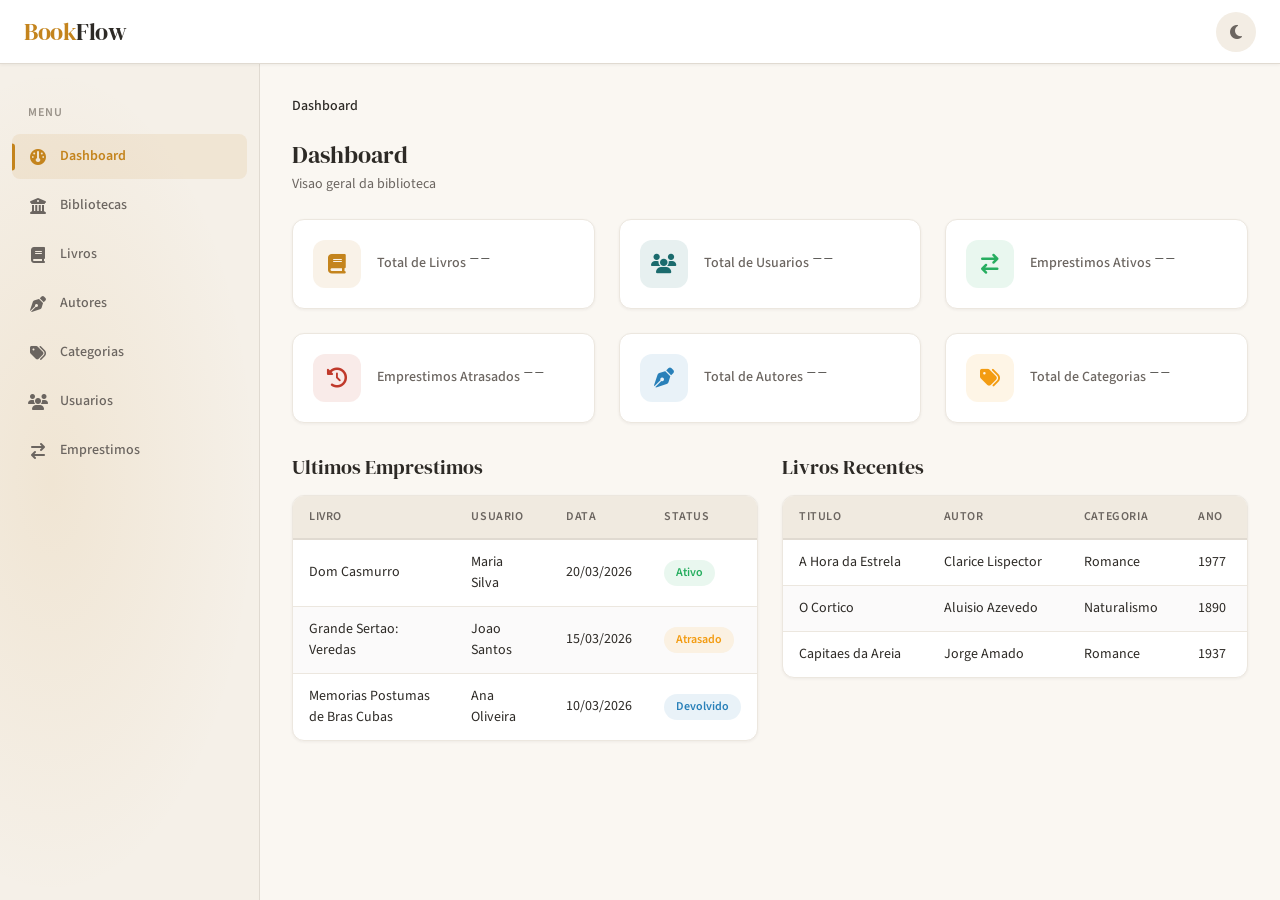
<file: index.html>
<!DOCTYPE html>
<html lang="pt-BR">
<head>
  <meta charset="UTF-8">
  <meta name="viewport" content="width=device-width, initial-scale=1.0">
  <meta name="description" content="BookFlow - Sistema de gerenciamento de bibliotecas">
  <title>Dashboard - BookFlow</title>
  <link rel="preconnect" href="https://fonts.googleapis.com">
  <link rel="preconnect" href="https://fonts.gstatic.com" crossorigin>
  <link href="https://fonts.googleapis.com/css2?family=DM+Serif+Display&family=Source+Sans+3:wght@300;400;500;600;700&display=swap" rel="stylesheet">
  <link rel="stylesheet" href="https://cdnjs.cloudflare.com/ajax/libs/font-awesome/6.5.1/css/all.min.css">
  <link rel="stylesheet" href="css/variables.css">
  <link rel="stylesheet" href="css/reset.css">
  <link rel="stylesheet" href="css/layout.css">
  <link rel="stylesheet" href="css/components.css">
  <link rel="stylesheet" href="css/tables.css">
  <link rel="stylesheet" href="css/forms.css">
  <link rel="stylesheet" href="css/utilities.css">
</head>
<body>
  <!-- API_BASE_URL: configurar em js/config.js -->

  <div class="app">
    <header class="header">
      <div class="header-left">
        <button class="btn-menu-toggle" id="btn-menu-toggle"><i class="fas fa-bars"></i></button>
        <a href="index.html" class="header-logo">Book<span>Flow</span></a>
      </div>
      <div class="header-right">
        <button class="btn-theme-toggle" id="btn-theme-toggle" aria-label="Alternar tema">
          <i class="fas fa-moon"></i>
          <i class="fas fa-sun"></i>
        </button>
      </div>
    </header>

    <div class="sidebar-overlay" id="sidebar-overlay"></div>

    <aside class="sidebar" id="sidebar">
      <nav class="sidebar-nav">
        <span class="sidebar-section-title">Menu</span>
        <a href="index.html" class="nav-link active"><i class="fas fa-gauge"></i> Dashboard</a>
        <a href="bibliotecas.html" class="nav-link"><i class="fas fa-building-columns"></i> Bibliotecas</a>
        <a href="livros.html" class="nav-link"><i class="fas fa-book"></i> Livros</a>
        <a href="autores.html" class="nav-link"><i class="fas fa-pen-nib"></i> Autores</a>
        <a href="categorias.html" class="nav-link"><i class="fas fa-tags"></i> Categorias</a>
        <a href="usuarios.html" class="nav-link"><i class="fas fa-users"></i> Usuarios</a>
        <a href="emprestimos.html" class="nav-link"><i class="fas fa-arrow-right-arrow-left"></i> Emprestimos</a>
      </nav>
    </aside>

    <main class="main">
      <div class="main-content">

        <nav class="breadcrumb" aria-label="Breadcrumb">
          <span class="current">Dashboard</span>
        </nav>

        <div class="page-header">
          <div>
            <h1>Dashboard</h1>
            <p class="page-subtitle">Visao geral da biblioteca</p>
          </div>
        </div>

        <div id="alert-container" class="hidden"></div>

        <div class="grid grid-3 mb-8" id="dashboard-cards-container">
          <div class="card card-stat" id="card-total-livros">
            <div class="card-icon icon-accent">
              <i class="fas fa-book"></i>
            </div>
            <div class="card-body">
              <span class="card-label">Total de Livros</span>
              <span class="card-value">--</span>
            </div>
          </div>

          <div class="card card-stat" id="card-total-usuarios">
            <div class="card-icon icon-secondary">
              <i class="fas fa-users"></i>
            </div>
            <div class="card-body">
              <span class="card-label">Total de Usuarios</span>
              <span class="card-value">--</span>
            </div>
          </div>

          <div class="card card-stat" id="card-emprestimos-ativos">
            <div class="card-icon icon-success">
              <i class="fas fa-arrow-right-arrow-left"></i>
            </div>
            <div class="card-body">
              <span class="card-label">Emprestimos Ativos</span>
              <span class="card-value">--</span>
            </div>
          </div>

          <div class="card card-stat" id="card-emprestimos-atrasados">
            <div class="card-icon icon-danger">
              <i class="fas fa-clock-rotate-left"></i>
            </div>
            <div class="card-body">
              <span class="card-label">Emprestimos Atrasados</span>
              <span class="card-value">--</span>
            </div>
          </div>

          <div class="card card-stat" id="card-total-autores">
            <div class="card-icon icon-info">
              <i class="fas fa-pen-nib"></i>
            </div>
            <div class="card-body">
              <span class="card-label">Total de Autores</span>
              <span class="card-value">--</span>
            </div>
          </div>

          <div class="card card-stat" id="card-total-categorias">
            <div class="card-icon icon-warning">
              <i class="fas fa-tags"></i>
            </div>
            <div class="card-body">
              <span class="card-label">Total de Categorias</span>
              <span class="card-value">--</span>
            </div>
          </div>
        </div>

        <div class="grid grid-2">

          <section class="section">
            <div class="section-header">
              <h2 class="section-title">Ultimos Emprestimos</h2>
            </div>
            <div class="table-container">
              <div class="table-responsive">
                <table class="table" id="table-ultimos-emprestimos">
                  <thead>
                    <tr>
                      <th>Livro</th>
                      <th>Usuario</th>
                      <th>Data</th>
                      <th>Status</th>
                    </tr>
                  </thead>
                  <tbody id="tbody-ultimos-emprestimos">
                    <tr>
                      <td>Dom Casmurro</td>
                      <td>Maria Silva</td>
                      <td>20/03/2026</td>
                      <td><span class="badge badge-success">Ativo</span></td>
                    </tr>
                    <tr>
                      <td>Grande Sertao: Veredas</td>
                      <td>Joao Santos</td>
                      <td>15/03/2026</td>
                      <td><span class="badge badge-warning">Atrasado</span></td>
                    </tr>
                    <tr>
                      <td>Memorias Postumas de Bras Cubas</td>
                      <td>Ana Oliveira</td>
                      <td>10/03/2026</td>
                      <td><span class="badge badge-info">Devolvido</span></td>
                    </tr>
                  </tbody>
                </table>
              </div>
            </div>
            <div class="empty-state hidden">
              <div class="empty-state-icon">
                <i class="fas fa-inbox"></i>
              </div>
              <h3>Nenhum emprestimo encontrado</h3>
              <p>Os ultimos emprestimos aparecerão aqui.</p>
            </div>
          </section>

          <section class="section">
            <div class="section-header">
              <h2 class="section-title">Livros Recentes</h2>
            </div>
            <div class="table-container">
              <div class="table-responsive">
                <table class="table" id="table-livros-recentes">
                  <thead>
                    <tr>
                      <th>Titulo</th>
                      <th>Autor</th>
                      <th>Categoria</th>
                      <th>Ano</th>
                    </tr>
                  </thead>
                  <tbody id="tbody-livros-recentes">
                    <tr>
                      <td>A Hora da Estrela</td>
                      <td>Clarice Lispector</td>
                      <td>Romance</td>
                      <td>1977</td>
                    </tr>
                    <tr>
                      <td>O Cortico</td>
                      <td>Aluisio Azevedo</td>
                      <td>Naturalismo</td>
                      <td>1890</td>
                    </tr>
                    <tr>
                      <td>Capitaes da Areia</td>
                      <td>Jorge Amado</td>
                      <td>Romance</td>
                      <td>1937</td>
                    </tr>
                  </tbody>
                </table>
              </div>
            </div>
            <div class="empty-state hidden">
              <div class="empty-state-icon">
                <i class="fas fa-inbox"></i>
              </div>
              <h3>Nenhum livro encontrado</h3>
              <p>Os livros adicionados recentemente aparecerão aqui.</p>
            </div>
          </section>

        </div>

      </div>
    </main>
  </div>

  <template id="template-emprestimo-row">
    <tr>
      <td class="emprestimo-livro"></td>
      <td class="emprestimo-usuario"></td>
      <td class="emprestimo-data"></td>
      <td class="emprestimo-status"></td>
    </tr>
  </template>

  <template id="template-livro-row">
    <tr>
      <td class="livro-titulo"></td>
      <td class="livro-autor"></td>
      <td class="livro-categoria"></td>
      <td class="livro-ano"></td>
    </tr>
  </template>

</body>
</html>
</file>
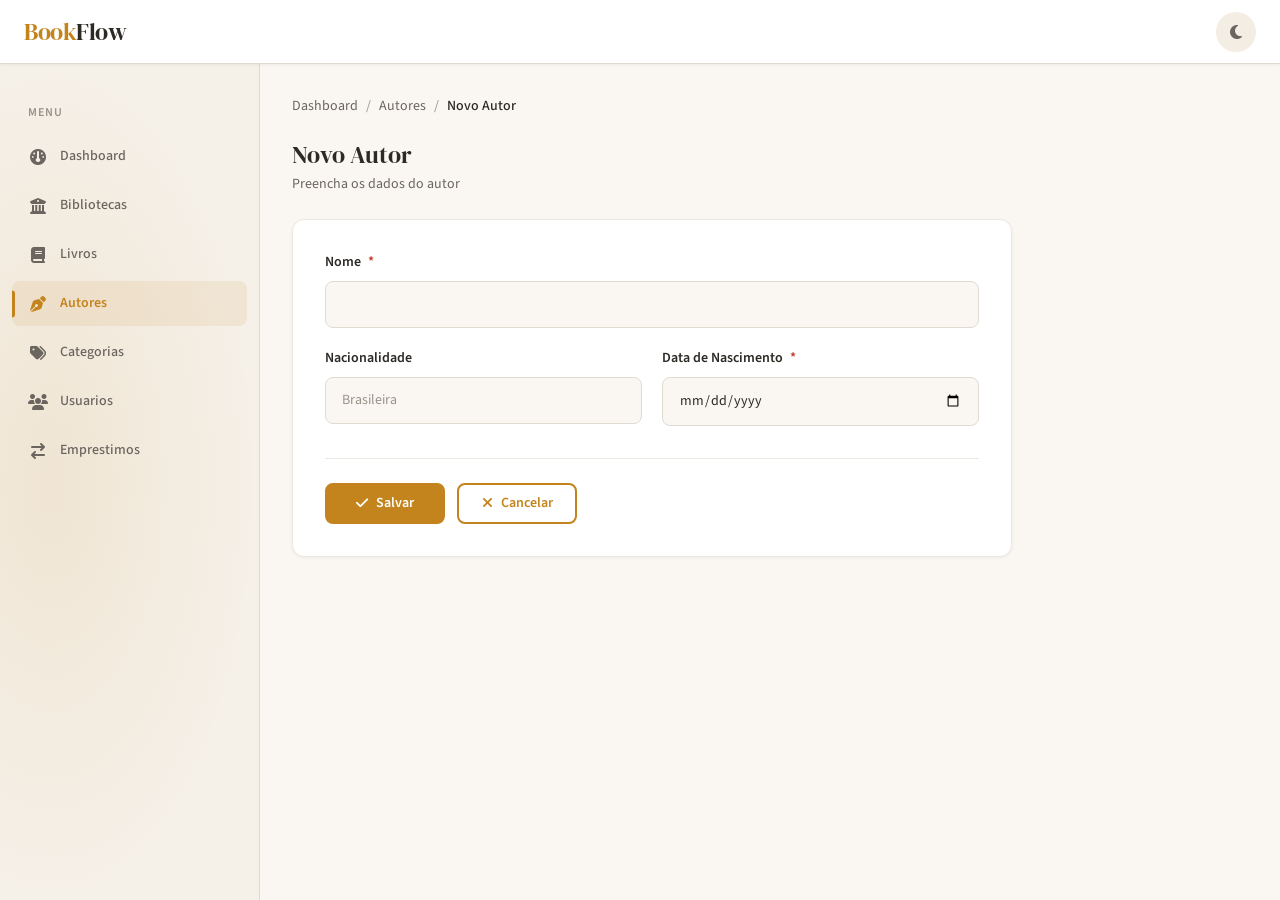
<file: autor-form.html>
<!DOCTYPE html>
<html lang="pt-BR">
<head>
  <meta charset="UTF-8">
  <meta name="viewport" content="width=device-width, initial-scale=1.0">
  <title>Novo Autor - BookFlow</title>
  <link rel="preconnect" href="https://fonts.googleapis.com">
  <link rel="preconnect" href="https://fonts.gstatic.com" crossorigin>
  <link href="https://fonts.googleapis.com/css2?family=DM+Serif+Display&family=Source+Sans+3:wght@300;400;500;600;700&display=swap" rel="stylesheet">
  <link rel="stylesheet" href="https://cdnjs.cloudflare.com/ajax/libs/font-awesome/6.5.1/css/all.min.css">
  <link rel="stylesheet" href="css/variables.css">
  <link rel="stylesheet" href="css/reset.css">
  <link rel="stylesheet" href="css/layout.css">
  <link rel="stylesheet" href="css/components.css">
  <link rel="stylesheet" href="css/tables.css">
  <link rel="stylesheet" href="css/forms.css">
  <link rel="stylesheet" href="css/utilities.css">
</head>
<body>
  <!-- API_BASE_URL: configurar em js/config.js -->
  <div class="app">
    <header class="header">
      <div class="header-left">
        <button class="btn-menu-toggle" id="btn-menu-toggle"><i class="fas fa-bars"></i></button>
        <a href="index.html" class="header-logo">Book<span>Flow</span></a>
      </div>
      <div class="header-right">
        <button class="btn-theme-toggle" id="btn-theme-toggle" aria-label="Alternar tema">
          <i class="fas fa-moon"></i>
          <i class="fas fa-sun"></i>
        </button>
      </div>
    </header>
    <div class="sidebar-overlay" id="sidebar-overlay"></div>
    <aside class="sidebar" id="sidebar">
      <nav class="sidebar-nav">
        <span class="sidebar-section-title">Menu</span>
        <a href="index.html" class="nav-link"><i class="fas fa-gauge"></i> Dashboard</a>
        <a href="bibliotecas.html" class="nav-link"><i class="fas fa-building-columns"></i> Bibliotecas</a>
        <a href="livros.html" class="nav-link"><i class="fas fa-book"></i> Livros</a>
        <a href="autores.html" class="nav-link active"><i class="fas fa-pen-nib"></i> Autores</a>
        <a href="categorias.html" class="nav-link"><i class="fas fa-tags"></i> Categorias</a>
        <a href="usuarios.html" class="nav-link"><i class="fas fa-users"></i> Usuarios</a>
        <a href="emprestimos.html" class="nav-link"><i class="fas fa-arrow-right-arrow-left"></i> Emprestimos</a>
      </nav>
    </aside>
    <main class="main">
      <div class="main-content">
        <nav class="breadcrumb">
          <a href="index.html">Dashboard</a>
          <span class="separator">/</span>
          <a href="autores.html">Autores</a>
          <span class="separator">/</span>
          <span class="current">Novo Autor</span>
        </nav>

        <div class="page-header">
          <div>
            <h1 id="page-title">Novo Autor</h1>
            <p class="page-subtitle" id="page-subtitle">Preencha os dados do autor</p>
          </div>
        </div>

        <div id="alert-container" class="hidden"></div>

        <div class="form-card">
          <form id="form-autor" data-mode="create" novalidate>
            <div class="form-grid">
              <div class="form-group full-width">
                <label class="form-label" for="input-nome">Nome <span class="required">*</span></label>
                <input type="text" id="input-nome" class="form-input" required>
                <span class="field-error hidden"><i class="fas fa-circle-exclamation"></i> Campo obrigatorio</span>
              </div>
              <div class="form-group">
                <label class="form-label" for="input-nacionalidade">Nacionalidade</label>
                <input type="text" id="input-nacionalidade" class="form-input" placeholder="Brasileira">
                <span class="field-error hidden"><i class="fas fa-circle-exclamation"></i> Campo invalido</span>
              </div>
              <div class="form-group">
                <label class="form-label" for="input-data-nascimento">Data de Nascimento <span class="required">*</span></label>
                <input type="date" id="input-data-nascimento" class="form-input" required>
                <span class="field-error hidden"><i class="fas fa-circle-exclamation"></i> Campo obrigatorio</span>
              </div>
            </div>
            <div class="form-actions">
              <button type="submit" class="btn btn-primary" id="btn-salvar"><i class="fas fa-check"></i> Salvar</button>
              <a href="autores.html" class="btn btn-secondary"><i class="fas fa-xmark"></i> Cancelar</a>
            </div>
          </form>
        </div>
      </div>
    </main>
  </div>
  <script src="/js/autores-form.js"></script>
</body>
</html>
</file>
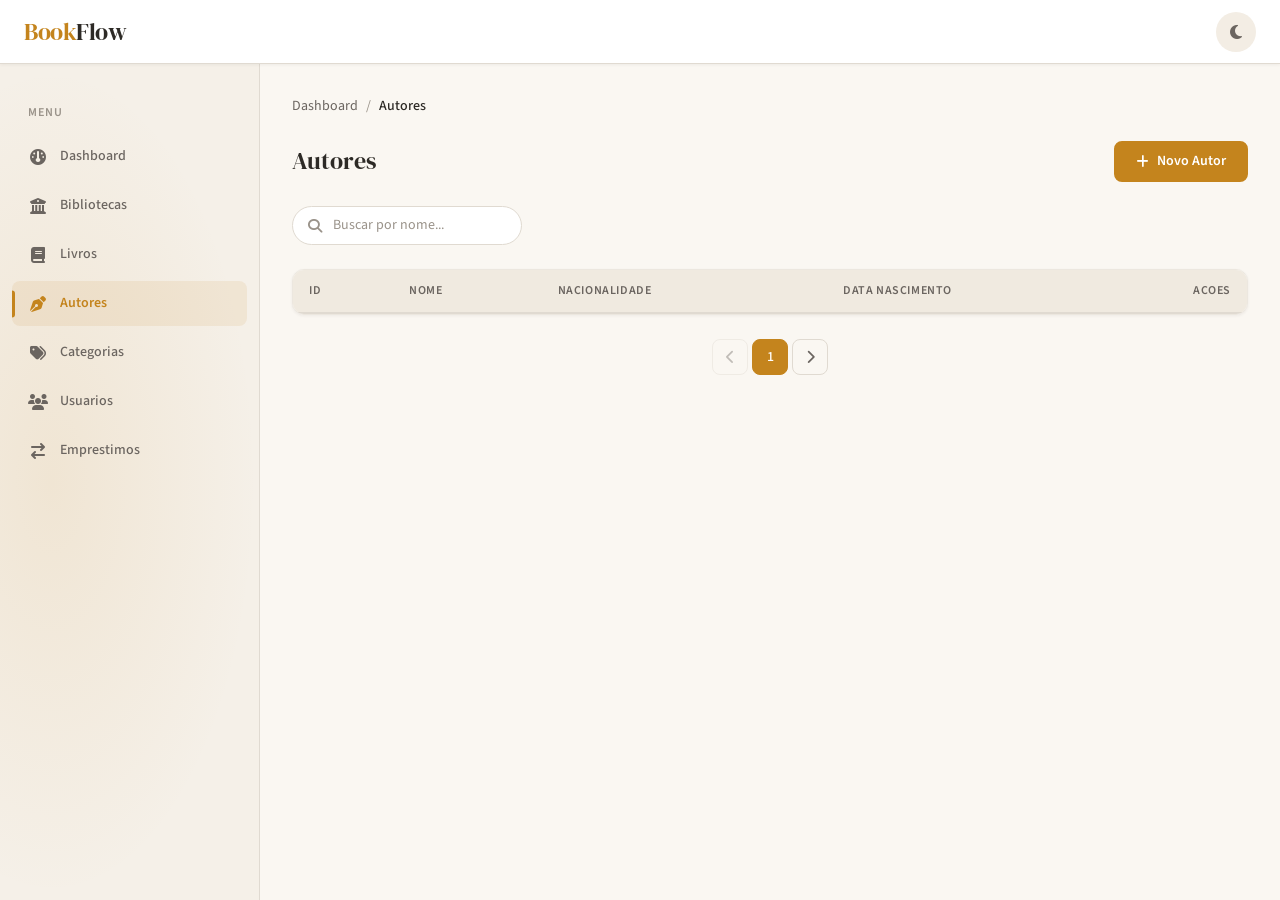
<file: autores.html>
<!DOCTYPE html>
<html lang="pt-BR">
<head>
  <meta charset="UTF-8">
  <meta name="viewport" content="width=device-width, initial-scale=1.0">
  <title>Autores - BookFlow</title>
  <link rel="preconnect" href="https://fonts.googleapis.com">
  <link rel="preconnect" href="https://fonts.gstatic.com" crossorigin>
  <link href="https://fonts.googleapis.com/css2?family=DM+Serif+Display&family=Source+Sans+3:wght@300;400;500;600;700&display=swap" rel="stylesheet">
  <link rel="stylesheet" href="https://cdnjs.cloudflare.com/ajax/libs/font-awesome/6.5.1/css/all.min.css">
  <link rel="stylesheet" href="css/variables.css">
  <link rel="stylesheet" href="css/reset.css">
  <link rel="stylesheet" href="css/layout.css">
  <link rel="stylesheet" href="css/components.css">
  <link rel="stylesheet" href="css/tables.css">
  <link rel="stylesheet" href="css/forms.css">
  <link rel="stylesheet" href="css/utilities.css">
</head>
<body>
  <!-- API_BASE_URL: configurar em js/config.js -->
  <div class="app">
    <header class="header">
      <div class="header-left">
        <button class="btn-menu-toggle" id="btn-menu-toggle"><i class="fas fa-bars"></i></button>
        <a href="index.html" class="header-logo">Book<span>Flow</span></a>
      </div>
      <div class="header-right">
        <button class="btn-theme-toggle" id="btn-theme-toggle" aria-label="Alternar tema">
          <i class="fas fa-moon"></i>
          <i class="fas fa-sun"></i>
        </button>
      </div>
    </header>
    <div class="sidebar-overlay" id="sidebar-overlay"></div>
    <aside class="sidebar" id="sidebar">
      <nav class="sidebar-nav">
        <span class="sidebar-section-title">Menu</span>
        <a href="index.html" class="nav-link"><i class="fas fa-gauge"></i> Dashboard</a>
        <a href="bibliotecas.html" class="nav-link"><i class="fas fa-building-columns"></i> Bibliotecas</a>
        <a href="livros.html" class="nav-link"><i class="fas fa-book"></i> Livros</a>
        <a href="autores.html" class="nav-link active"><i class="fas fa-pen-nib"></i> Autores</a>
        <a href="categorias.html" class="nav-link"><i class="fas fa-tags"></i> Categorias</a>
        <a href="usuarios.html" class="nav-link"><i class="fas fa-users"></i> Usuarios</a>
        <a href="emprestimos.html" class="nav-link"><i class="fas fa-arrow-right-arrow-left"></i> Emprestimos</a>
      </nav>
    </aside>
    <main class="main">
      <div class="main-content">
        <nav class="breadcrumb">
          <a href="index.html">Dashboard</a>
          <span class="separator">/</span>
          <span class="current">Autores</span>
        </nav>

        <div class="page-header">
          <h1>Autores</h1>
          <a href="autor-form.html" class="btn btn-primary"><i class="fas fa-plus"></i> Novo Autor</a>
        </div>

        <div id="alert-container" class="hidden"></div>

        <div class="filters-bar">
          <div class="search-bar">
            <i class="fas fa-search"></i>
            <input type="text" id="search-autor" placeholder="Buscar por nome...">
          </div>
        </div>

        <div class="table-container">
          <div class="table-responsive">
            <table class="table" id="table-autores">
              <thead>
                <tr>
                  <th>ID</th>
                  <th>Nome</th>
                  <th>Nacionalidade</th>
                  <th>Data Nascimento</th>
                  <th class="cell-actions">Acoes</th>
                </tr>
              </thead>
              <tbody id="tbody-autores">
                <tr>
                  <td class="cell-id">1</td>
                  <td>Machado de Assis</td>
                  <td>Brasileira</td>
                  <td>21/06/1839</td>
                  <td class="cell-actions">
                    <button class="btn-icon btn-icon-edit" data-action="edit" data-id="1" title="Editar"><i class="fas fa-pen"></i></button>
                    <button class="btn-icon btn-icon-danger" data-action="delete" data-id="1" title="Excluir"><i class="fas fa-trash"></i></button>
                  </td>
                </tr>
                <tr>
                  <td class="cell-id">2</td>
                  <td>Clarice Lispector</td>
                  <td>Brasileira</td>
                  <td>10/12/1920</td>
                  <td class="cell-actions">
                    <button class="btn-icon btn-icon-edit" data-action="edit" data-id="2" title="Editar"><i class="fas fa-pen"></i></button>
                    <button class="btn-icon btn-icon-danger" data-action="delete" data-id="2" title="Excluir"><i class="fas fa-trash"></i></button>
                  </td>
                </tr>
                <tr>
                  <td class="cell-id">3</td>
                  <td>Jose Saramago</td>
                  <td>Portuguesa</td>
                  <td>16/11/1922</td>
                  <td class="cell-actions">
                    <button class="btn-icon btn-icon-edit" data-action="edit" data-id="3" title="Editar"><i class="fas fa-pen"></i></button>
                    <button class="btn-icon btn-icon-danger" data-action="delete" data-id="3" title="Excluir"><i class="fas fa-trash"></i></button>
                  </td>
                </tr>
                <tr>
                  <td class="cell-id">4</td>
                  <td>Jorge Amado</td>
                  <td>Brasileira</td>
                  <td>10/08/1912</td>
                  <td class="cell-actions">
                    <button class="btn-icon btn-icon-edit" data-action="edit" data-id="4" title="Editar"><i class="fas fa-pen"></i></button>
                    <button class="btn-icon btn-icon-danger" data-action="delete" data-id="4" title="Excluir"><i class="fas fa-trash"></i></button>
                  </td>
                </tr>
              </tbody>
            </table>
          </div>
        </div>

        <div class="pagination">
          <button class="pagination-btn" disabled><i class="fas fa-chevron-left"></i></button>
          <button class="pagination-btn active">1</button>
          <button class="pagination-btn"><i class="fas fa-chevron-right"></i></button>
        </div>

        <div class="empty-state hidden" id="empty-state">
          <div class="empty-state-icon"><i class="fas fa-pen-nib"></i></div>
          <h3>Nenhum autor encontrado</h3>
          <p>Nao existem autores cadastrados ainda. Clique no botao acima para adicionar um novo autor.</p>
          <a href="autor-form.html" class="btn btn-primary"><i class="fas fa-plus"></i> Novo Autor</a>
        </div>

        <!-- Modal de exclusao -->
        <div class="modal-overlay" id="modal-delete">
          <div class="modal">
            <div class="modal-icon"><i class="fas fa-trash"></i></div>
            <h3>Excluir Autor</h3>
            <p>Tem certeza que deseja excluir este autor? Esta acao nao pode ser desfeita.</p>
            <div class="modal-actions">
              <button class="btn btn-secondary" id="btn-cancel-delete">Cancelar</button>
              <button class="btn btn-danger" id="btn-confirm-delete">Excluir</button>
            </div>
          </div>
        </div>

        <template id="template-row-autor">
          <tr>
            <td class="cell-id"></td>
            <td></td>
            <td></td>
            <td></td>
            <td class="cell-actions">
              <button class="btn-icon btn-icon-edit" data-action="edit" title="Editar"><i class="fas fa-pen"></i></button>
              <button class="btn-icon btn-icon-danger" data-action="delete" title="Excluir"><i class="fas fa-trash"></i></button>
            </td>
          </tr>
        </template>
      </div>
    </main>
  </div>
  <script src="js/autores.js"></script>
</body>
</html>
</file>
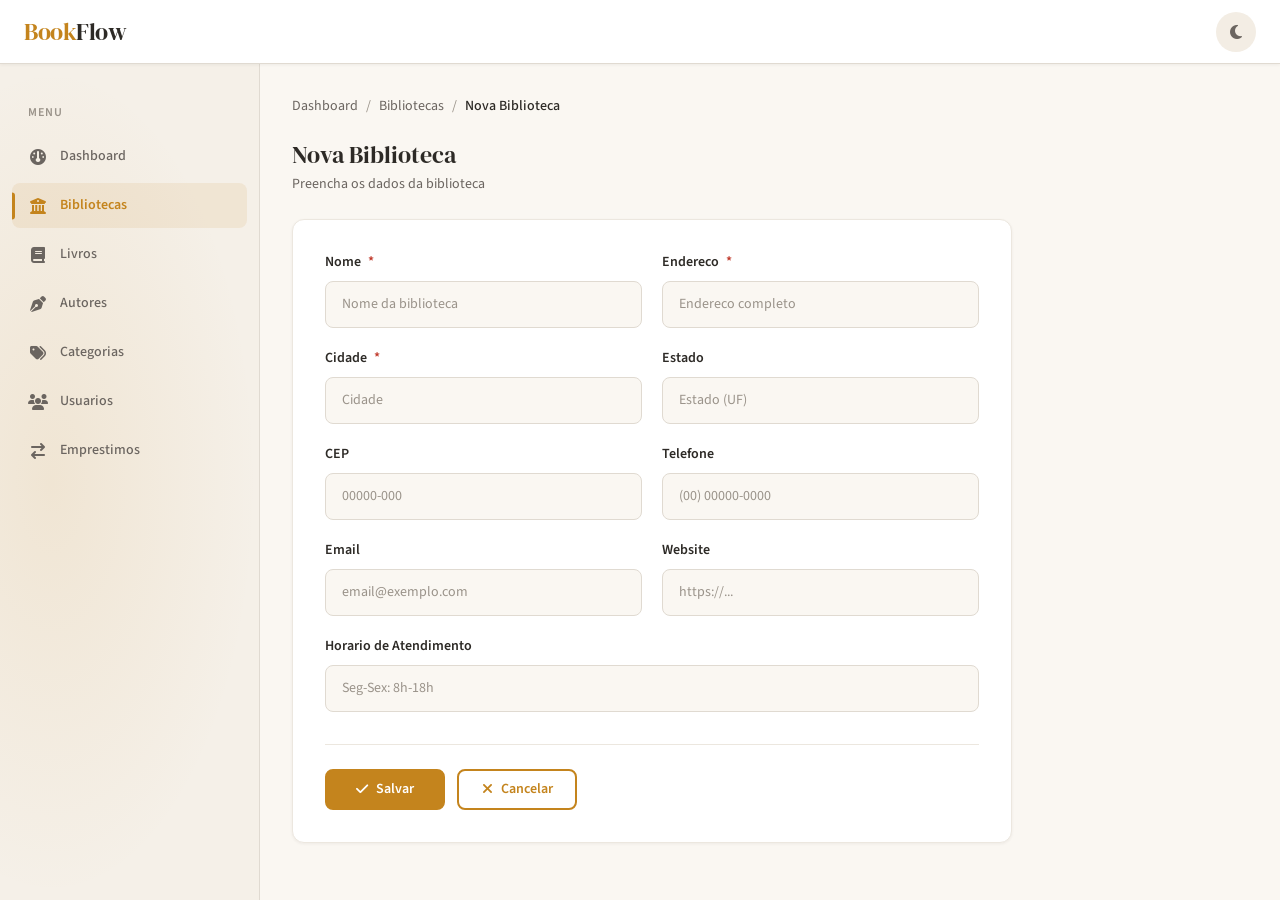
<file: biblioteca-form.html>
<!DOCTYPE html>
<html lang="pt-BR">
<head>
  <meta charset="UTF-8">
  <meta name="viewport" content="width=device-width, initial-scale=1.0">
  <title>Nova Biblioteca - BookFlow</title>
  <link rel="preconnect" href="https://fonts.googleapis.com">
  <link rel="preconnect" href="https://fonts.gstatic.com" crossorigin>
  <link href="https://fonts.googleapis.com/css2?family=DM+Serif+Display&family=Source+Sans+3:wght@300;400;500;600;700&display=swap" rel="stylesheet">
  <link rel="stylesheet" href="https://cdnjs.cloudflare.com/ajax/libs/font-awesome/6.5.1/css/all.min.css">
  <link rel="stylesheet" href="css/variables.css">
  <link rel="stylesheet" href="css/reset.css">
  <link rel="stylesheet" href="css/layout.css">
  <link rel="stylesheet" href="css/components.css">
  <link rel="stylesheet" href="css/tables.css">
  <link rel="stylesheet" href="css/forms.css">
  <link rel="stylesheet" href="css/utilities.css">
</head>
<body>
  <!-- API_BASE_URL: configurar em js/config.js -->
  <div class="app">
    <header class="header">
      <div class="header-left">
        <button class="btn-menu-toggle" id="btn-menu-toggle"><i class="fas fa-bars"></i></button>
        <a href="index.html" class="header-logo">Book<span>Flow</span></a>
      </div>
      <div class="header-right">
        <button class="btn-theme-toggle" id="btn-theme-toggle" aria-label="Alternar tema">
          <i class="fas fa-moon"></i>
          <i class="fas fa-sun"></i>
        </button>
      </div>
    </header>
    <div class="sidebar-overlay" id="sidebar-overlay"></div>
    <aside class="sidebar" id="sidebar">
      <nav class="sidebar-nav">
        <span class="sidebar-section-title">Menu</span>
        <a href="index.html" class="nav-link"><i class="fas fa-gauge"></i> Dashboard</a>
        <a href="bibliotecas.html" class="nav-link active"><i class="fas fa-building-columns"></i> Bibliotecas</a>
        <a href="livros.html" class="nav-link"><i class="fas fa-book"></i> Livros</a>
        <a href="autores.html" class="nav-link"><i class="fas fa-pen-nib"></i> Autores</a>
        <a href="categorias.html" class="nav-link"><i class="fas fa-tags"></i> Categorias</a>
        <a href="usuarios.html" class="nav-link"><i class="fas fa-users"></i> Usuarios</a>
        <a href="emprestimos.html" class="nav-link"><i class="fas fa-arrow-right-arrow-left"></i> Emprestimos</a>
      </nav>
    </aside>
    <main class="main">
      <div class="main-content">
        <nav class="breadcrumb">
          <a href="index.html">Dashboard</a>
          <span class="separator">/</span>
          <a href="bibliotecas.html">Bibliotecas</a>
          <span class="separator">/</span>
          <span class="current">Nova Biblioteca</span>
        </nav>

        <div class="page-header">
          <div>
            <h1 id="page-title">Nova Biblioteca</h1>
            <p class="page-subtitle" id="page-subtitle">Preencha os dados da biblioteca</p>
          </div>
        </div>

        <div id="alert-container" class="hidden"></div>

        <div class="form-card">
          <form id="form-biblioteca" data-mode="create" novalidate>
            <div class="form-grid">
              <div class="form-group">
                <label class="form-label" for="input-nome">Nome <span class="required">*</span></label>
                <input type="text" id="input-nome" class="form-input" placeholder="Nome da biblioteca" required>
                <span class="field-error hidden"><i class="fas fa-circle-exclamation"></i> Campo obrigatorio</span>
              </div>
              <div class="form-group">
                <label class="form-label" for="input-endereco">Endereco <span class="required">*</span></label>
                <input type="text" id="input-endereco" class="form-input" placeholder="Endereco completo" required>
                <span class="field-error hidden"><i class="fas fa-circle-exclamation"></i> Campo obrigatorio</span>
              </div>
              <div class="form-group">
                <label class="form-label" for="input-cidade">Cidade <span class="required">*</span></label>
                <input type="text" id="input-cidade" class="form-input" placeholder="Cidade" required>
                <span class="field-error hidden"><i class="fas fa-circle-exclamation"></i> Campo obrigatorio</span>
              </div>
              <div class="form-group">
                <label class="form-label" for="input-estado">Estado</label>
                <input type="text" id="input-estado" class="form-input" placeholder="Estado (UF)">
                <span class="field-error hidden"><i class="fas fa-circle-exclamation"></i> Campo invalido</span>
              </div>
              <div class="form-group">
                <label class="form-label" for="input-cep">CEP</label>
                <input type="text" id="input-cep" class="form-input" placeholder="00000-000">
                <span class="field-error hidden"><i class="fas fa-circle-exclamation"></i> Campo invalido</span>
              </div>
              <div class="form-group">
                <label class="form-label" for="input-telefone">Telefone</label>
                <input type="tel" id="input-telefone" class="form-input" placeholder="(00) 00000-0000">
                <span class="field-error hidden"><i class="fas fa-circle-exclamation"></i> Campo invalido</span>
              </div>
              <div class="form-group">
                <label class="form-label" for="input-email">Email</label>
                <input type="email" id="input-email" class="form-input" placeholder="email@exemplo.com">
                <span class="field-error hidden"><i class="fas fa-circle-exclamation"></i> Campo invalido</span>
              </div>
              <div class="form-group">
                <label class="form-label" for="input-website">Website</label>
                <input type="url" id="input-website" class="form-input" placeholder="https://...">
                <span class="field-error hidden"><i class="fas fa-circle-exclamation"></i> Campo invalido</span>
              </div>
              <div class="form-group full-width">
                <label class="form-label" for="input-horario">Horario de Atendimento</label>
                <input type="text" id="input-horario" class="form-input" placeholder="Seg-Sex: 8h-18h">
                <span class="field-error hidden"><i class="fas fa-circle-exclamation"></i> Campo invalido</span>
              </div>
            </div>
            <div class="form-actions">
              <button type="submit" class="btn btn-primary" id="btn-salvar"><i class="fas fa-check"></i> Salvar</button>
              <a href="bibliotecas.html" class="btn btn-secondary"><i class="fas fa-xmark"></i> Cancelar</a>
            </div>
          </form>
        </div>
      </div>
    </main>
  </div>
</body>
</html>
</file>
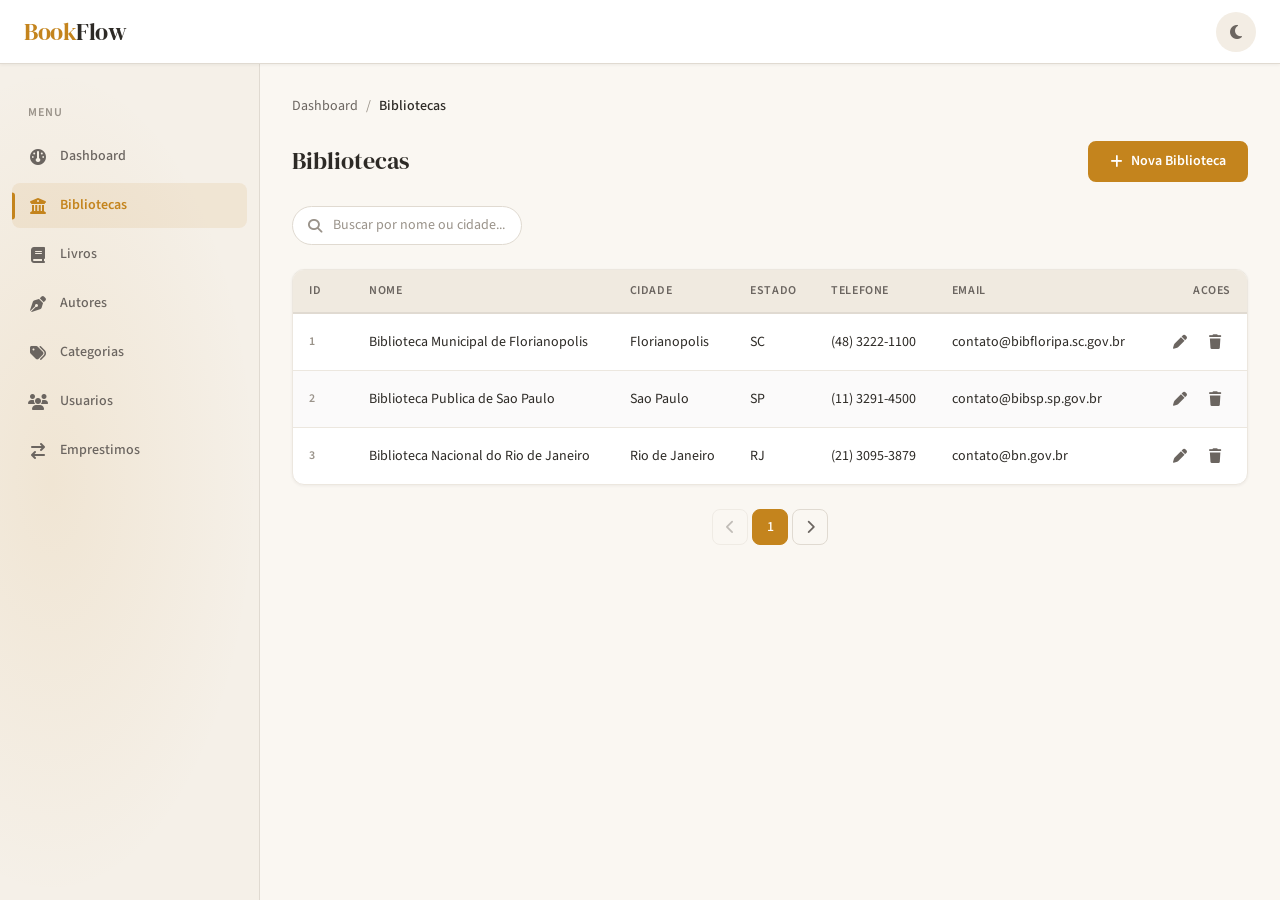
<file: bibliotecas.html>
<!DOCTYPE html>
<html lang="pt-BR">
<head>
  <meta charset="UTF-8">
  <meta name="viewport" content="width=device-width, initial-scale=1.0">
  <title>Bibliotecas - BookFlow</title>
  <link rel="preconnect" href="https://fonts.googleapis.com">
  <link rel="preconnect" href="https://fonts.gstatic.com" crossorigin>
  <link href="https://fonts.googleapis.com/css2?family=DM+Serif+Display&family=Source+Sans+3:wght@300;400;500;600;700&display=swap" rel="stylesheet">
  <link rel="stylesheet" href="https://cdnjs.cloudflare.com/ajax/libs/font-awesome/6.5.1/css/all.min.css">
  <link rel="stylesheet" href="css/variables.css">
  <link rel="stylesheet" href="css/reset.css">
  <link rel="stylesheet" href="css/layout.css">
  <link rel="stylesheet" href="css/components.css">
  <link rel="stylesheet" href="css/tables.css">
  <link rel="stylesheet" href="css/forms.css">
  <link rel="stylesheet" href="css/utilities.css">
</head>
<body>
  <!-- API_BASE_URL: configurar em js/config.js -->
  <div class="app">
    <header class="header">
      <div class="header-left">
        <button class="btn-menu-toggle" id="btn-menu-toggle"><i class="fas fa-bars"></i></button>
        <a href="index.html" class="header-logo">Book<span>Flow</span></a>
      </div>
      <div class="header-right">
        <button class="btn-theme-toggle" id="btn-theme-toggle" aria-label="Alternar tema">
          <i class="fas fa-moon"></i>
          <i class="fas fa-sun"></i>
        </button>
      </div>
    </header>
    <div class="sidebar-overlay" id="sidebar-overlay"></div>
    <aside class="sidebar" id="sidebar">
      <nav class="sidebar-nav">
        <span class="sidebar-section-title">Menu</span>
        <a href="index.html" class="nav-link"><i class="fas fa-gauge"></i> Dashboard</a>
        <a href="bibliotecas.html" class="nav-link active"><i class="fas fa-building-columns"></i> Bibliotecas</a>
        <a href="livros.html" class="nav-link"><i class="fas fa-book"></i> Livros</a>
        <a href="autores.html" class="nav-link"><i class="fas fa-pen-nib"></i> Autores</a>
        <a href="categorias.html" class="nav-link"><i class="fas fa-tags"></i> Categorias</a>
        <a href="usuarios.html" class="nav-link"><i class="fas fa-users"></i> Usuarios</a>
        <a href="emprestimos.html" class="nav-link"><i class="fas fa-arrow-right-arrow-left"></i> Emprestimos</a>
      </nav>
    </aside>
    <main class="main">
      <div class="main-content">
        <nav class="breadcrumb">
          <a href="index.html">Dashboard</a>
          <span class="separator">/</span>
          <span class="current">Bibliotecas</span>
        </nav>

        <div class="page-header">
          <h1>Bibliotecas</h1>
          <a href="biblioteca-form.html" class="btn btn-primary"><i class="fas fa-plus"></i> Nova Biblioteca</a>
        </div>

        <div id="alert-container" class="hidden"></div>

        <div class="filters-bar">
          <div class="search-bar">
            <i class="fas fa-search"></i>
            <input type="text" id="search-biblioteca" placeholder="Buscar por nome ou cidade...">
          </div>
        </div>

        <div class="table-container">
          <div class="table-responsive">
            <table class="table" id="table-bibliotecas">
              <thead>
                <tr>
                  <th>ID</th>
                  <th>Nome</th>
                  <th>Cidade</th>
                  <th>Estado</th>
                  <th>Telefone</th>
                  <th>Email</th>
                  <th class="cell-actions">Acoes</th>
                </tr>
              </thead>
              <tbody id="tbody-bibliotecas">
                <tr>
                  <td class="cell-id">1</td>
                  <td>Biblioteca Municipal de Florianopolis</td>
                  <td>Florianopolis</td>
                  <td>SC</td>
                  <td>(48) 3222-1100</td>
                  <td>contato@bibfloripa.sc.gov.br</td>
                  <td class="cell-actions">
                    <button class="btn-icon btn-icon-edit" data-action="edit" data-id="1" title="Editar"><i class="fas fa-pen"></i></button>
                    <button class="btn-icon btn-icon-danger" data-action="delete" data-id="1" title="Excluir"><i class="fas fa-trash"></i></button>
                  </td>
                </tr>
                <tr>
                  <td class="cell-id">2</td>
                  <td>Biblioteca Publica de Sao Paulo</td>
                  <td>Sao Paulo</td>
                  <td>SP</td>
                  <td>(11) 3291-4500</td>
                  <td>contato@bibsp.sp.gov.br</td>
                  <td class="cell-actions">
                    <button class="btn-icon btn-icon-edit" data-action="edit" data-id="2" title="Editar"><i class="fas fa-pen"></i></button>
                    <button class="btn-icon btn-icon-danger" data-action="delete" data-id="2" title="Excluir"><i class="fas fa-trash"></i></button>
                  </td>
                </tr>
                <tr>
                  <td class="cell-id">3</td>
                  <td>Biblioteca Nacional do Rio de Janeiro</td>
                  <td>Rio de Janeiro</td>
                  <td>RJ</td>
                  <td>(21) 3095-3879</td>
                  <td>contato@bn.gov.br</td>
                  <td class="cell-actions">
                    <button class="btn-icon btn-icon-edit" data-action="edit" data-id="3" title="Editar"><i class="fas fa-pen"></i></button>
                    <button class="btn-icon btn-icon-danger" data-action="delete" data-id="3" title="Excluir"><i class="fas fa-trash"></i></button>
                  </td>
                </tr>
              </tbody>
            </table>
          </div>
        </div>

        <div class="pagination">
          <button class="pagination-btn" disabled><i class="fas fa-chevron-left"></i></button>
          <button class="pagination-btn active">1</button>
          <button class="pagination-btn"><i class="fas fa-chevron-right"></i></button>
        </div>

        <div class="empty-state hidden" id="empty-state">
          <div class="empty-state-icon"><i class="fas fa-building-columns"></i></div>
          <h3>Nenhuma biblioteca encontrada</h3>
          <p>Nao existem bibliotecas cadastradas ainda. Clique no botao acima para adicionar uma nova biblioteca.</p>
          <a href="biblioteca-form.html" class="btn btn-primary"><i class="fas fa-plus"></i> Nova Biblioteca</a>
        </div>

        <!-- Modal de exclusao -->
        <div class="modal-overlay" id="modal-delete">
          <div class="modal">
            <div class="modal-icon"><i class="fas fa-trash"></i></div>
            <h3>Excluir Biblioteca</h3>
            <p>Tem certeza que deseja excluir esta biblioteca? Esta acao nao pode ser desfeita.</p>
            <div class="modal-actions">
              <button class="btn btn-secondary" id="btn-cancel-delete">Cancelar</button>
              <button class="btn btn-danger" id="btn-confirm-delete">Excluir</button>
            </div>
          </div>
        </div>

        <template id="template-row-biblioteca">
          <tr>
            <td class="cell-id"></td>
            <td></td>
            <td></td>
            <td></td>
            <td></td>
            <td></td>
            <td class="cell-actions">
              <button class="btn-icon btn-icon-edit" data-action="edit" title="Editar"><i class="fas fa-pen"></i></button>
              <button class="btn-icon btn-icon-danger" data-action="delete" title="Excluir"><i class="fas fa-trash"></i></button>
            </td>
          </tr>
        </template>
      </div>
    </main>
  </div>
</body>
</html>
</file>
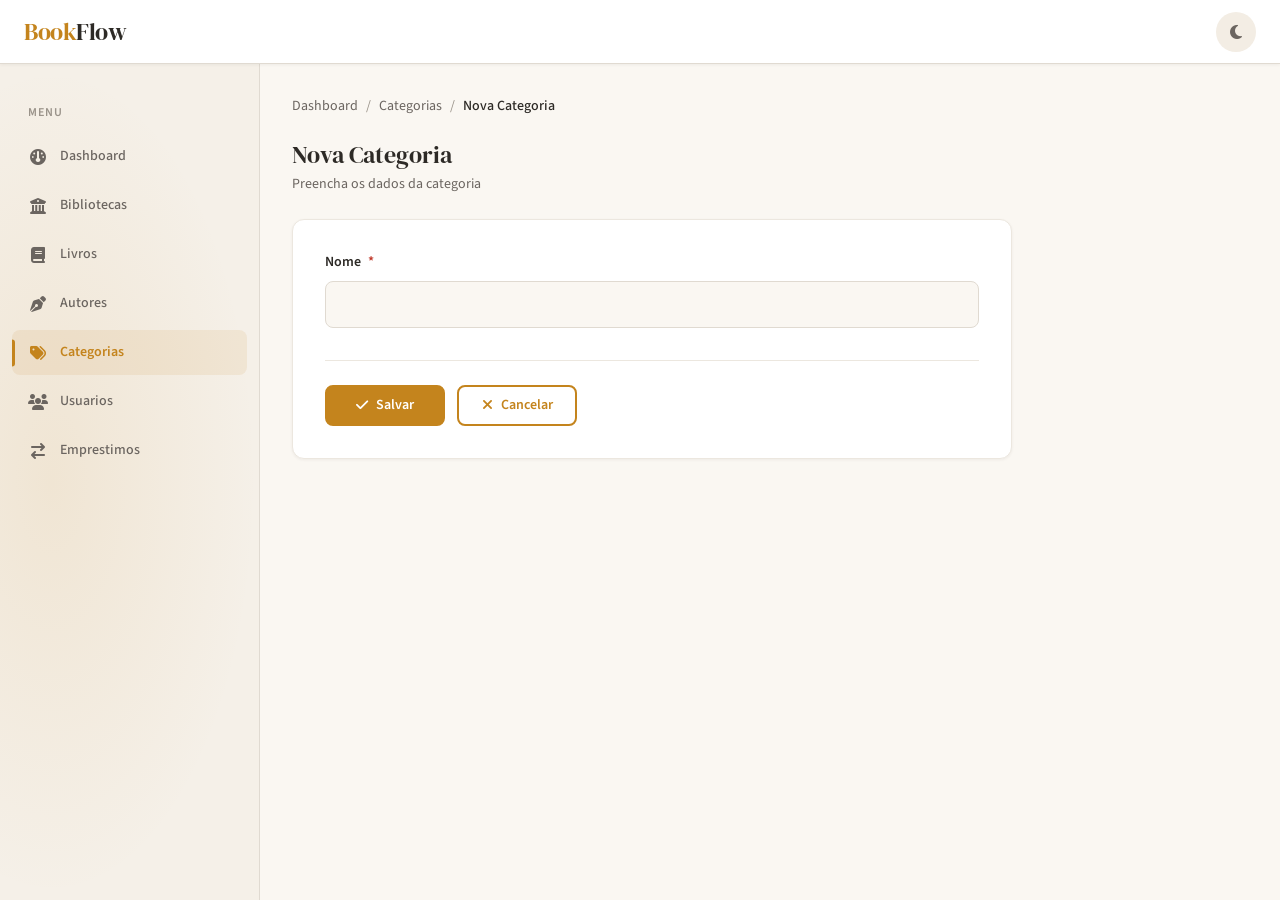
<file: categoria-form.html>
<!DOCTYPE html>
<html lang="pt-BR">
<head>
  <meta charset="UTF-8">
  <meta name="viewport" content="width=device-width, initial-scale=1.0">
  <title>Nova Categoria - BookFlow</title>
  <link rel="preconnect" href="https://fonts.googleapis.com">
  <link rel="preconnect" href="https://fonts.gstatic.com" crossorigin>
  <link href="https://fonts.googleapis.com/css2?family=DM+Serif+Display&family=Source+Sans+3:wght@300;400;500;600;700&display=swap" rel="stylesheet">
  <link rel="stylesheet" href="https://cdnjs.cloudflare.com/ajax/libs/font-awesome/6.5.1/css/all.min.css">
  <link rel="stylesheet" href="css/variables.css">
  <link rel="stylesheet" href="css/reset.css">
  <link rel="stylesheet" href="css/layout.css">
  <link rel="stylesheet" href="css/components.css">
  <link rel="stylesheet" href="css/tables.css">
  <link rel="stylesheet" href="css/forms.css">
  <link rel="stylesheet" href="css/utilities.css">
</head>
<body>
  <!-- API_BASE_URL: configurar em js/config.js -->
  <div class="app">
    <header class="header">
      <div class="header-left">
        <button class="btn-menu-toggle" id="btn-menu-toggle"><i class="fas fa-bars"></i></button>
        <a href="index.html" class="header-logo">Book<span>Flow</span></a>
      </div>
      <div class="header-right">
        <button class="btn-theme-toggle" id="btn-theme-toggle" aria-label="Alternar tema">
          <i class="fas fa-moon"></i>
          <i class="fas fa-sun"></i>
        </button>
      </div>
    </header>
    <div class="sidebar-overlay" id="sidebar-overlay"></div>
    <aside class="sidebar" id="sidebar">
      <nav class="sidebar-nav">
        <span class="sidebar-section-title">Menu</span>
        <a href="index.html" class="nav-link"><i class="fas fa-gauge"></i> Dashboard</a>
        <a href="bibliotecas.html" class="nav-link"><i class="fas fa-building-columns"></i> Bibliotecas</a>
        <a href="livros.html" class="nav-link"><i class="fas fa-book"></i> Livros</a>
        <a href="autores.html" class="nav-link"><i class="fas fa-pen-nib"></i> Autores</a>
        <a href="categorias.html" class="nav-link active"><i class="fas fa-tags"></i> Categorias</a>
        <a href="usuarios.html" class="nav-link"><i class="fas fa-users"></i> Usuarios</a>
        <a href="emprestimos.html" class="nav-link"><i class="fas fa-arrow-right-arrow-left"></i> Emprestimos</a>
      </nav>
    </aside>
    <main class="main">
      <div class="main-content">
        <nav class="breadcrumb">
          <a href="index.html">Dashboard</a>
          <span class="separator">/</span>
          <a href="categorias.html">Categorias</a>
          <span class="separator">/</span>
          <span class="current">Nova Categoria</span>
        </nav>

        <div class="page-header">
          <div>
            <h1 id="page-title">Nova Categoria</h1>
            <p class="page-subtitle" id="page-subtitle">Preencha os dados da categoria</p>
          </div>
        </div>

        <div id="alert-container" class="hidden"></div>

        <div class="form-card">
          <form id="form-categoria" data-mode="create" novalidate>
            <div class="form-grid">
              <div class="form-group full-width">
                <label class="form-label" for="input-nome">Nome <span class="required">*</span></label>
                <input type="text" id="input-nome" class="form-input" required>
                <span class="field-error hidden"><i class="fas fa-circle-exclamation"></i> Campo obrigatorio</span>
              </div>
            </div>
            <div class="form-actions">
              <button type="button" class="btn btn-primary" id="btn-salvar"><i class="fas fa-check"></i> Salvar</button>
              <a href="categorias.html" class="btn btn-secondary"><i class="fas fa-xmark"></i> Cancelar</a>
            </div>
          </form>
        </div>
      </div>
    </main>
  </div>
  <script src="js/categoria-form.js"></script>
</body>
</html>
</file>
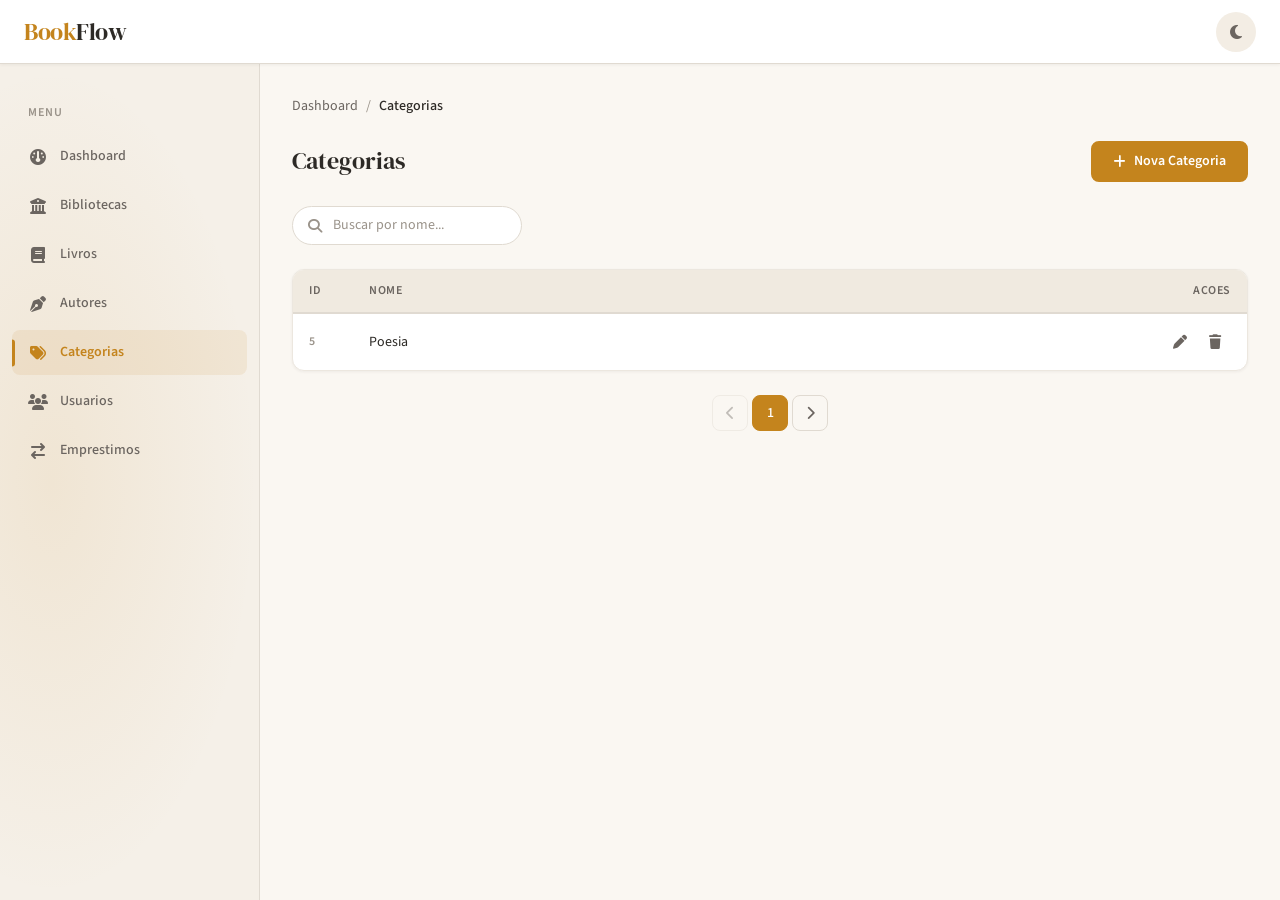
<file: categorias.html>
<!DOCTYPE html>
<html lang="pt-BR">
<head>
  <meta charset="UTF-8">
  <meta name="viewport" content="width=device-width, initial-scale=1.0">
  <title>Categorias - BookFlow</title>
  <link rel="preconnect" href="https://fonts.googleapis.com">
  <link rel="preconnect" href="https://fonts.gstatic.com" crossorigin>
  <link href="https://fonts.googleapis.com/css2?family=DM+Serif+Display&family=Source+Sans+3:wght@300;400;500;600;700&display=swap" rel="stylesheet">
  <link rel="stylesheet" href="https://cdnjs.cloudflare.com/ajax/libs/font-awesome/6.5.1/css/all.min.css">
  <link rel="stylesheet" href="css/variables.css">
  <link rel="stylesheet" href="css/reset.css">
  <link rel="stylesheet" href="css/layout.css">
  <link rel="stylesheet" href="css/components.css">
  <link rel="stylesheet" href="css/tables.css">
  <link rel="stylesheet" href="css/forms.css">
  <link rel="stylesheet" href="css/utilities.css">
</head>
<body>
  <!-- API_BASE_URL: configurar em js/config.js -->
  <div class="app">
    <header class="header">
      <div class="header-left">
        <button class="btn-menu-toggle" id="btn-menu-toggle"><i class="fas fa-bars"></i></button>
        <a href="index.html" class="header-logo">Book<span>Flow</span></a>
      </div>
      <div class="header-right">
        <button class="btn-theme-toggle" id="btn-theme-toggle" aria-label="Alternar tema">
          <i class="fas fa-moon"></i>
          <i class="fas fa-sun"></i>
        </button>
      </div>
    </header>
    <div class="sidebar-overlay" id="sidebar-overlay"></div>
    <aside class="sidebar" id="sidebar">
      <nav class="sidebar-nav">
        <span class="sidebar-section-title">Menu</span>
        <a href="index.html" class="nav-link"><i class="fas fa-gauge"></i> Dashboard</a>
        <a href="bibliotecas.html" class="nav-link"><i class="fas fa-building-columns"></i> Bibliotecas</a>
        <a href="livros.html" class="nav-link"><i class="fas fa-book"></i> Livros</a>
        <a href="autores.html" class="nav-link"><i class="fas fa-pen-nib"></i> Autores</a>
        <a href="categorias.html" class="nav-link active"><i class="fas fa-tags"></i> Categorias</a>
        <a href="usuarios.html" class="nav-link"><i class="fas fa-users"></i> Usuarios</a>
        <a href="emprestimos.html" class="nav-link"><i class="fas fa-arrow-right-arrow-left"></i> Emprestimos</a>
      </nav>
    </aside>
    <main class="main">
      <div class="main-content">
        <nav class="breadcrumb">
          <a href="index.html">Dashboard</a>
          <span class="separator">/</span>
          <span class="current">Categorias</span>
        </nav>

        <div class="page-header">
          <h1>Categorias</h1>
          <a href="categoria-form.html" class="btn btn-primary"><i class="fas fa-plus"></i> Nova Categoria</a>
        </div>

        <div id="alert-container" class="hidden"></div>

        <div class="filters-bar">
          <div class="search-bar">
            <i class="fas fa-search"></i>
            <input type="text" id="search-categoria" placeholder="Buscar por nome...">
          </div>
        </div>

        <div class="table-container">
          <div class="table-responsive">
            <table class="table" id="table-categorias">
              <thead>
                <tr>
                  <th>ID</th>
                  <th>Nome</th>
                  <th class="cell-actions">Acoes</th>
                </tr>
              </thead>
              <tbody id="tbody-categorias">
          
               
                  <td class="cell-id">5</td>
                  <td>Poesia</td>
                  <td class="cell-actions">
                    <button class="btn-icon btn-icon-edit" data-action="edit" data-id="5" title="Editar"><i class="fas fa-pen"></i></button>
                    <button class="btn-icon btn-icon-danger" data-action="delete" data-id="5" title="Excluir"><i class="fas fa-trash"></i></button>
                  </td>
                </tr>
              </tbody>
            </table>
          </div>
        </div>

        <div class="pagination">
          <button class="pagination-btn" disabled><i class="fas fa-chevron-left"></i></button>
          <button class="pagination-btn active">1</button>
          <button class="pagination-btn"><i class="fas fa-chevron-right"></i></button>
        </div>

        <div class="empty-state hidden" id="empty-state">
          <div class="empty-state-icon"><i class="fas fa-tags"></i></div>
          <h3>Nenhuma categoria encontrada</h3>
          <p>Nao existem categorias cadastradas ainda. Clique no botao acima para adicionar uma nova categoria.</p>
          <a href="categoria-form.html" class="btn btn-primary"><i class="fas fa-plus"></i> Nova Categoria</a>
        </div>

        <!-- Modal de exclusao -->
        <div class="modal-overlay" id="modal-delete">
          <div class="modal">
            <div class="modal-icon"><i class="fas fa-trash"></i></div>
            <h3>Excluir Categoria</h3>
            <p>Tem certeza que deseja excluir esta categoria? Esta acao nao pode ser desfeita.</p>
            <div class="modal-actions">
              <button class="btn btn-secondary" id="btn-cancel-delete">Cancelar</button>
              <button class="btn btn-danger" id="btn-confirm-delete">Excluir</button>
            </div>
          </div>
        </div>

        <template id="template-row-categoria">
          <tr>
            <td class="cell-id"></td>
            <td></td>
            <td class="cell-actions">
              <button class="btn-icon btn-icon-edit" data-action="edit" title="Editar"><i class="fas fa-pen"></i></button>
              <button class="btn-icon btn-icon-danger" data-action="delete" title="Excluir"><i class="fas fa-trash"></i></button>
            </td>
          </tr>
        </template>
      </div>
    </main>
  </div>
  <script src="js/categorias.js"></script>
</body>
</html>
</file>
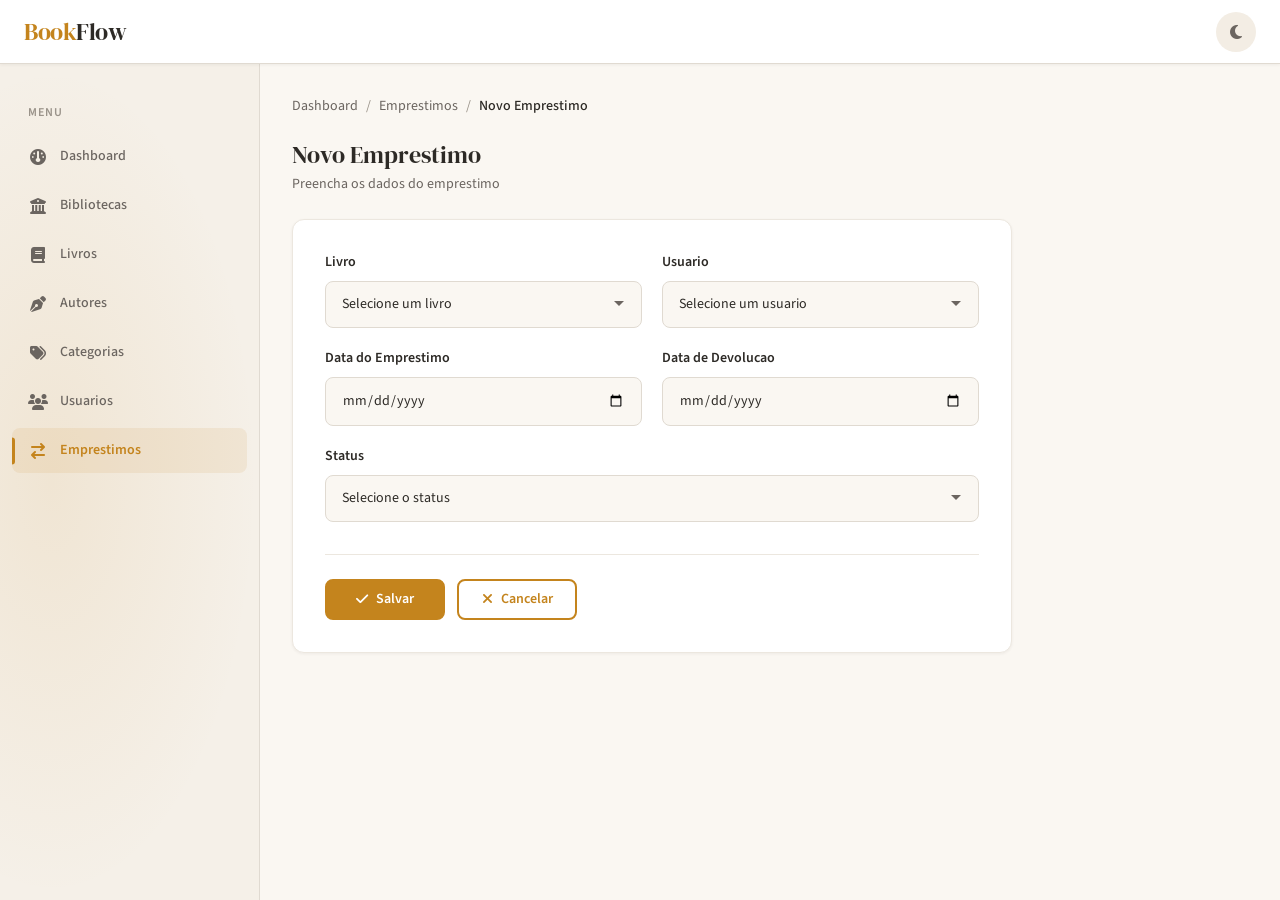
<file: emprestimo-form.html>
<!DOCTYPE html>
<html lang="pt-BR">
<head>
  <meta charset="UTF-8">
  <meta name="viewport" content="width=device-width, initial-scale=1.0">
  <title>Novo Emprestimo - BookFlow</title>
  <link rel="preconnect" href="https://fonts.googleapis.com">
  <link rel="preconnect" href="https://fonts.gstatic.com" crossorigin>
  <link href="https://fonts.googleapis.com/css2?family=DM+Serif+Display&family=Source+Sans+3:wght@300;400;500;600;700&display=swap" rel="stylesheet">
  <link rel="stylesheet" href="https://cdnjs.cloudflare.com/ajax/libs/font-awesome/6.5.1/css/all.min.css">
  <link rel="stylesheet" href="css/variables.css">
  <link rel="stylesheet" href="css/reset.css">
  <link rel="stylesheet" href="css/layout.css">
  <link rel="stylesheet" href="css/components.css">
  <link rel="stylesheet" href="css/tables.css">
  <link rel="stylesheet" href="css/forms.css">
  <link rel="stylesheet" href="css/utilities.css">
</head>
<body>
  <!-- API_BASE_URL: configurar em js/config.js -->
  <div class="app">
    <header class="header">
      <div class="header-left">
        <button class="btn-menu-toggle" id="btn-menu-toggle"><i class="fas fa-bars"></i></button>
        <a href="index.html" class="header-logo">Book<span>Flow</span></a>
      </div>
      <div class="header-right">
        <button class="btn-theme-toggle" id="btn-theme-toggle" aria-label="Alternar tema">
          <i class="fas fa-moon"></i>
          <i class="fas fa-sun"></i>
        </button>
      </div>
    </header>
    <div class="sidebar-overlay" id="sidebar-overlay"></div>
    <aside class="sidebar" id="sidebar">
      <nav class="sidebar-nav">
        <span class="sidebar-section-title">Menu</span>
        <a href="index.html" class="nav-link"><i class="fas fa-gauge"></i> Dashboard</a>
        <a href="bibliotecas.html" class="nav-link"><i class="fas fa-building-columns"></i> Bibliotecas</a>
        <a href="livros.html" class="nav-link"><i class="fas fa-book"></i> Livros</a>
        <a href="autores.html" class="nav-link"><i class="fas fa-pen-nib"></i> Autores</a>
        <a href="categorias.html" class="nav-link"><i class="fas fa-tags"></i> Categorias</a>
        <a href="usuarios.html" class="nav-link"><i class="fas fa-users"></i> Usuarios</a>
        <a href="emprestimos.html" class="nav-link active"><i class="fas fa-arrow-right-arrow-left"></i> Emprestimos</a>
      </nav>
    </aside>
    <main class="main">
      <div class="main-content">
        <nav class="breadcrumb">
          <a href="index.html">Dashboard</a>
          <span class="separator">/</span>
          <a href="emprestimos.html">Emprestimos</a>
          <span class="separator">/</span>
          <span class="current">Novo Emprestimo</span>
        </nav>

        <div class="page-header">
          <div>
            <h1 id="page-title">Novo Emprestimo</h1>
            <p class="page-subtitle" id="page-subtitle">Preencha os dados do emprestimo</p>
          </div>
        </div>

        <div id="alert-container" class="hidden"></div>

        <div class="form-card">
          <form id="form-emprestimo" data-mode="create" novalidate>
            <div class="form-grid">
              <div class="form-group">
                <label class="form-label" for="select-livro">Livro</label>
                <select id="select-livro" class="form-select">
                  <option value="">Selecione um livro</option>
                  <option value="1">Dom Casmurro</option>
                  <option value="2">A Hora da Estrela</option>
                  <option value="3">Ensaio sobre a Cegueira</option>
                  <option value="4">Capitaes da Areia</option>
                  <option value="5">Memorias Postumas de Bras Cubas</option>
                </select>
                <span class="field-error hidden"><i class="fas fa-circle-exclamation"></i> Selecione um livro</span>
              </div>
              <div class="form-group">
                <label class="form-label" for="select-usuario">Usuario</label>
                <select id="select-usuario" class="form-select">
                  <option value="">Selecione um usuario</option>
                  <option value="1">Ana Carolina Silva</option>
                  <option value="2">Pedro Henrique Oliveira</option>
                  <option value="3">Maria Fernanda Costa</option>
                  <option value="4">Lucas Martins Santos</option>
                </select>
                <span class="field-error hidden"><i class="fas fa-circle-exclamation"></i> Selecione um usuario</span>
              </div>
              <div class="form-group">
                <label class="form-label" for="input-data-emprestimo">Data do Emprestimo</label>
                <input type="date" id="input-data-emprestimo" class="form-input">
                <span class="field-error hidden"><i class="fas fa-circle-exclamation"></i> Campo obrigatorio</span>
              </div>
              <div class="form-group">
                <label class="form-label" for="input-data-devolucao">Data de Devolucao</label>
                <input type="date" id="input-data-devolucao" class="form-input">
                <span class="field-error hidden"><i class="fas fa-circle-exclamation"></i> Campo obrigatorio</span>
              </div>
              <div class="form-group full-width">
                <label class="form-label" for="select-status">Status</label>
                <select id="select-status" class="form-select">
                  <option value="">Selecione o status</option>
                  <option value="ativo">Ativo</option>
                  <option value="devolvido">Devolvido</option>
                  <option value="atrasado">Atrasado</option>
                </select>
                <span class="field-error hidden"><i class="fas fa-circle-exclamation"></i> Selecione um status</span>
              </div>
            </div>
            <div class="form-actions">
              <button type="submit" class="btn btn-primary" id="btn-salvar"><i class="fas fa-check"></i> Salvar</button>
              <a href="emprestimos.html" class="btn btn-secondary"><i class="fas fa-xmark"></i> Cancelar</a>
            </div>
          </form>
        </div>
      </div>
    </main>
  </div>
</body>
</html>
</file>
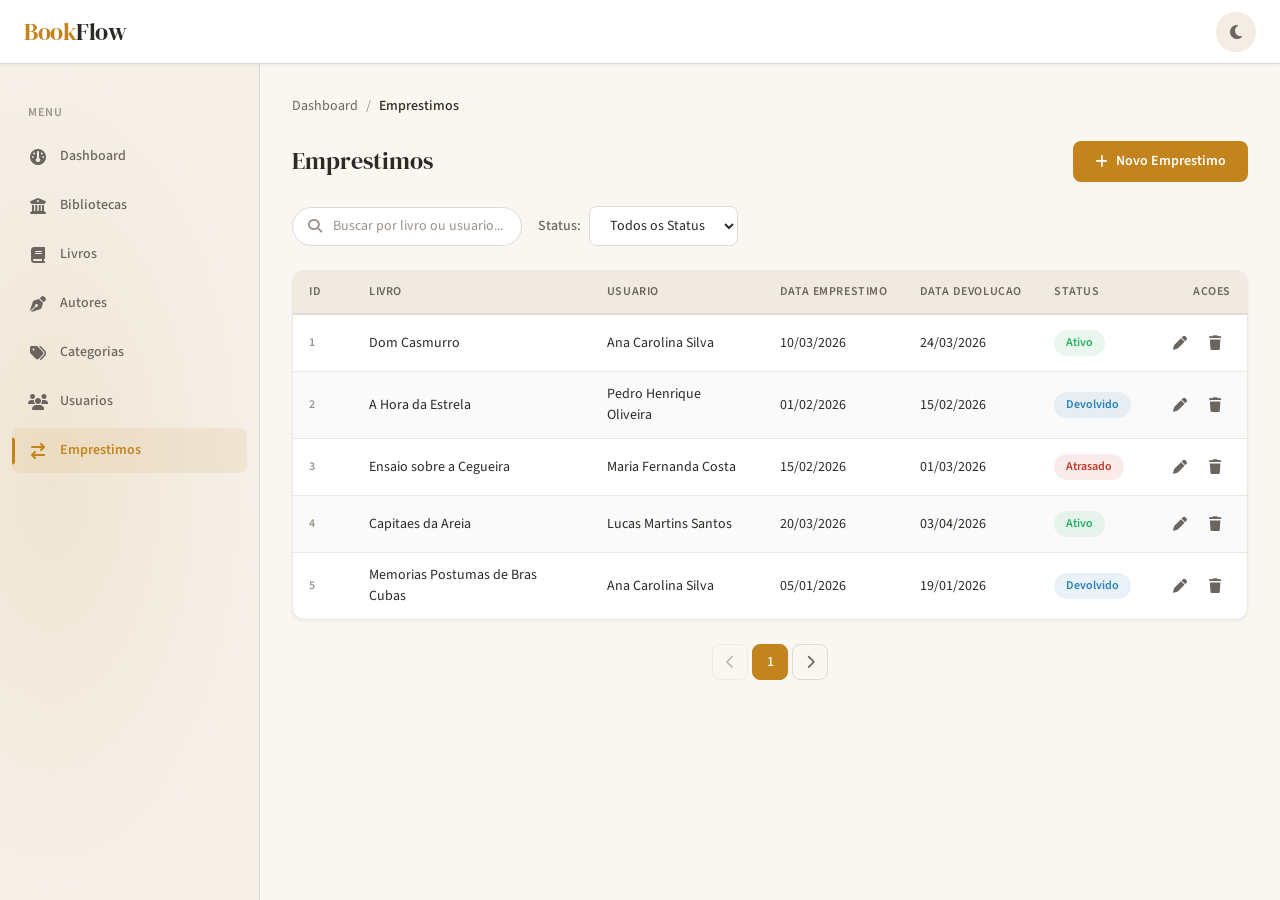
<file: emprestimos.html>
<!DOCTYPE html>
<html lang="pt-BR">
<head>
  <meta charset="UTF-8">
  <meta name="viewport" content="width=device-width, initial-scale=1.0">
  <title>Emprestimos - BookFlow</title>
  <link rel="preconnect" href="https://fonts.googleapis.com">
  <link rel="preconnect" href="https://fonts.gstatic.com" crossorigin>
  <link href="https://fonts.googleapis.com/css2?family=DM+Serif+Display&family=Source+Sans+3:wght@300;400;500;600;700&display=swap" rel="stylesheet">
  <link rel="stylesheet" href="https://cdnjs.cloudflare.com/ajax/libs/font-awesome/6.5.1/css/all.min.css">
  <link rel="stylesheet" href="css/variables.css">
  <link rel="stylesheet" href="css/reset.css">
  <link rel="stylesheet" href="css/layout.css">
  <link rel="stylesheet" href="css/components.css">
  <link rel="stylesheet" href="css/tables.css">
  <link rel="stylesheet" href="css/forms.css">
  <link rel="stylesheet" href="css/utilities.css">
</head>
<body>
  <!-- API_BASE_URL: configurar em js/config.js -->
  <div class="app">
    <header class="header">
      <div class="header-left">
        <button class="btn-menu-toggle" id="btn-menu-toggle"><i class="fas fa-bars"></i></button>
        <a href="index.html" class="header-logo">Book<span>Flow</span></a>
      </div>
      <div class="header-right">
        <button class="btn-theme-toggle" id="btn-theme-toggle" aria-label="Alternar tema">
          <i class="fas fa-moon"></i>
          <i class="fas fa-sun"></i>
        </button>
      </div>
    </header>
    <div class="sidebar-overlay" id="sidebar-overlay"></div>
    <aside class="sidebar" id="sidebar">
      <nav class="sidebar-nav">
        <span class="sidebar-section-title">Menu</span>
        <a href="index.html" class="nav-link"><i class="fas fa-gauge"></i> Dashboard</a>
        <a href="bibliotecas.html" class="nav-link"><i class="fas fa-building-columns"></i> Bibliotecas</a>
        <a href="livros.html" class="nav-link"><i class="fas fa-book"></i> Livros</a>
        <a href="autores.html" class="nav-link"><i class="fas fa-pen-nib"></i> Autores</a>
        <a href="categorias.html" class="nav-link"><i class="fas fa-tags"></i> Categorias</a>
        <a href="usuarios.html" class="nav-link"><i class="fas fa-users"></i> Usuarios</a>
        <a href="emprestimos.html" class="nav-link active"><i class="fas fa-arrow-right-arrow-left"></i> Emprestimos</a>
      </nav>
    </aside>
    <main class="main">
      <div class="main-content">
        <nav class="breadcrumb">
          <a href="index.html">Dashboard</a>
          <span class="separator">/</span>
          <span class="current">Emprestimos</span>
        </nav>

        <div class="page-header">
          <h1>Emprestimos</h1>
          <a href="emprestimo-form.html" class="btn btn-primary"><i class="fas fa-plus"></i> Novo Emprestimo</a>
        </div>

        <div id="alert-container" class="hidden"></div>

        <div class="filters-bar">
          <div class="search-bar">
            <i class="fas fa-search"></i>
            <input type="text" id="search-emprestimo" placeholder="Buscar por livro ou usuario...">
          </div>
          <div class="filter-group">
            <label for="filter-status">Status:</label>
            <select id="filter-status">
              <option value="">Todos os Status</option>
              <option value="ativo">Ativo</option>
              <option value="devolvido">Devolvido</option>
              <option value="atrasado">Atrasado</option>
            </select>
          </div>
        </div>

        <div class="table-container">
          <div class="table-responsive">
            <table class="table" id="table-emprestimos">
              <thead>
                <tr>
                  <th>ID</th>
                  <th>Livro</th>
                  <th>Usuario</th>
                  <th>Data Emprestimo</th>
                  <th>Data Devolucao</th>
                  <th>Status</th>
                  <th class="cell-actions">Acoes</th>
                </tr>
              </thead>
              <tbody id="tbody-emprestimos">
                <tr>
                  <td class="cell-id">1</td>
                  <td>Dom Casmurro</td>
                  <td>Ana Carolina Silva</td>
                  <td>10/03/2026</td>
                  <td>24/03/2026</td>
                  <td><span class="badge badge-success">Ativo</span></td>
                  <td class="cell-actions">
                    <button class="btn-icon btn-icon-edit" data-action="edit" data-id="1" title="Editar"><i class="fas fa-pen"></i></button>
                    <button class="btn-icon btn-icon-danger" data-action="delete" data-id="1" title="Excluir"><i class="fas fa-trash"></i></button>
                  </td>
                </tr>
                <tr>
                  <td class="cell-id">2</td>
                  <td>A Hora da Estrela</td>
                  <td>Pedro Henrique Oliveira</td>
                  <td>01/02/2026</td>
                  <td>15/02/2026</td>
                  <td><span class="badge badge-info">Devolvido</span></td>
                  <td class="cell-actions">
                    <button class="btn-icon btn-icon-edit" data-action="edit" data-id="2" title="Editar"><i class="fas fa-pen"></i></button>
                    <button class="btn-icon btn-icon-danger" data-action="delete" data-id="2" title="Excluir"><i class="fas fa-trash"></i></button>
                  </td>
                </tr>
                <tr>
                  <td class="cell-id">3</td>
                  <td>Ensaio sobre a Cegueira</td>
                  <td>Maria Fernanda Costa</td>
                  <td>15/02/2026</td>
                  <td>01/03/2026</td>
                  <td><span class="badge badge-danger">Atrasado</span></td>
                  <td class="cell-actions">
                    <button class="btn-icon btn-icon-edit" data-action="edit" data-id="3" title="Editar"><i class="fas fa-pen"></i></button>
                    <button class="btn-icon btn-icon-danger" data-action="delete" data-id="3" title="Excluir"><i class="fas fa-trash"></i></button>
                  </td>
                </tr>
                <tr>
                  <td class="cell-id">4</td>
                  <td>Capitaes da Areia</td>
                  <td>Lucas Martins Santos</td>
                  <td>20/03/2026</td>
                  <td>03/04/2026</td>
                  <td><span class="badge badge-success">Ativo</span></td>
                  <td class="cell-actions">
                    <button class="btn-icon btn-icon-edit" data-action="edit" data-id="4" title="Editar"><i class="fas fa-pen"></i></button>
                    <button class="btn-icon btn-icon-danger" data-action="delete" data-id="4" title="Excluir"><i class="fas fa-trash"></i></button>
                  </td>
                </tr>
                <tr>
                  <td class="cell-id">5</td>
                  <td>Memorias Postumas de Bras Cubas</td>
                  <td>Ana Carolina Silva</td>
                  <td>05/01/2026</td>
                  <td>19/01/2026</td>
                  <td><span class="badge badge-info">Devolvido</span></td>
                  <td class="cell-actions">
                    <button class="btn-icon btn-icon-edit" data-action="edit" data-id="5" title="Editar"><i class="fas fa-pen"></i></button>
                    <button class="btn-icon btn-icon-danger" data-action="delete" data-id="5" title="Excluir"><i class="fas fa-trash"></i></button>
                  </td>
                </tr>
              </tbody>
            </table>
          </div>
        </div>

        <div class="pagination">
          <button class="pagination-btn" disabled><i class="fas fa-chevron-left"></i></button>
          <button class="pagination-btn active">1</button>
          <button class="pagination-btn"><i class="fas fa-chevron-right"></i></button>
        </div>

        <div class="empty-state hidden" id="empty-state">
          <div class="empty-state-icon"><i class="fas fa-arrow-right-arrow-left"></i></div>
          <h3>Nenhum emprestimo encontrado</h3>
          <p>Nao existem emprestimos cadastrados ainda. Clique no botao acima para registrar um novo emprestimo.</p>
          <a href="emprestimo-form.html" class="btn btn-primary"><i class="fas fa-plus"></i> Novo Emprestimo</a>
        </div>

        <!-- Modal de exclusao -->
        <div class="modal-overlay" id="modal-delete">
          <div class="modal">
            <div class="modal-icon"><i class="fas fa-trash"></i></div>
            <h3>Excluir Emprestimo</h3>
            <p>Tem certeza que deseja excluir este emprestimo? Esta acao nao pode ser desfeita.</p>
            <div class="modal-actions">
              <button class="btn btn-secondary" id="btn-cancel-delete">Cancelar</button>
              <button class="btn btn-danger" id="btn-confirm-delete">Excluir</button>
            </div>
          </div>
        </div>

        <template id="template-row-emprestimo">
          <tr>
            <td class="cell-id"></td>
            <td></td>
            <td></td>
            <td></td>
            <td></td>
            <td></td>
            <td class="cell-actions">
              <button class="btn-icon btn-icon-edit" data-action="edit" title="Editar"><i class="fas fa-pen"></i></button>
              <button class="btn-icon btn-icon-danger" data-action="delete" title="Excluir"><i class="fas fa-trash"></i></button>
            </td>
          </tr>
        </template>
      </div>
    </main>
  </div>
</body>
</html>
</file>
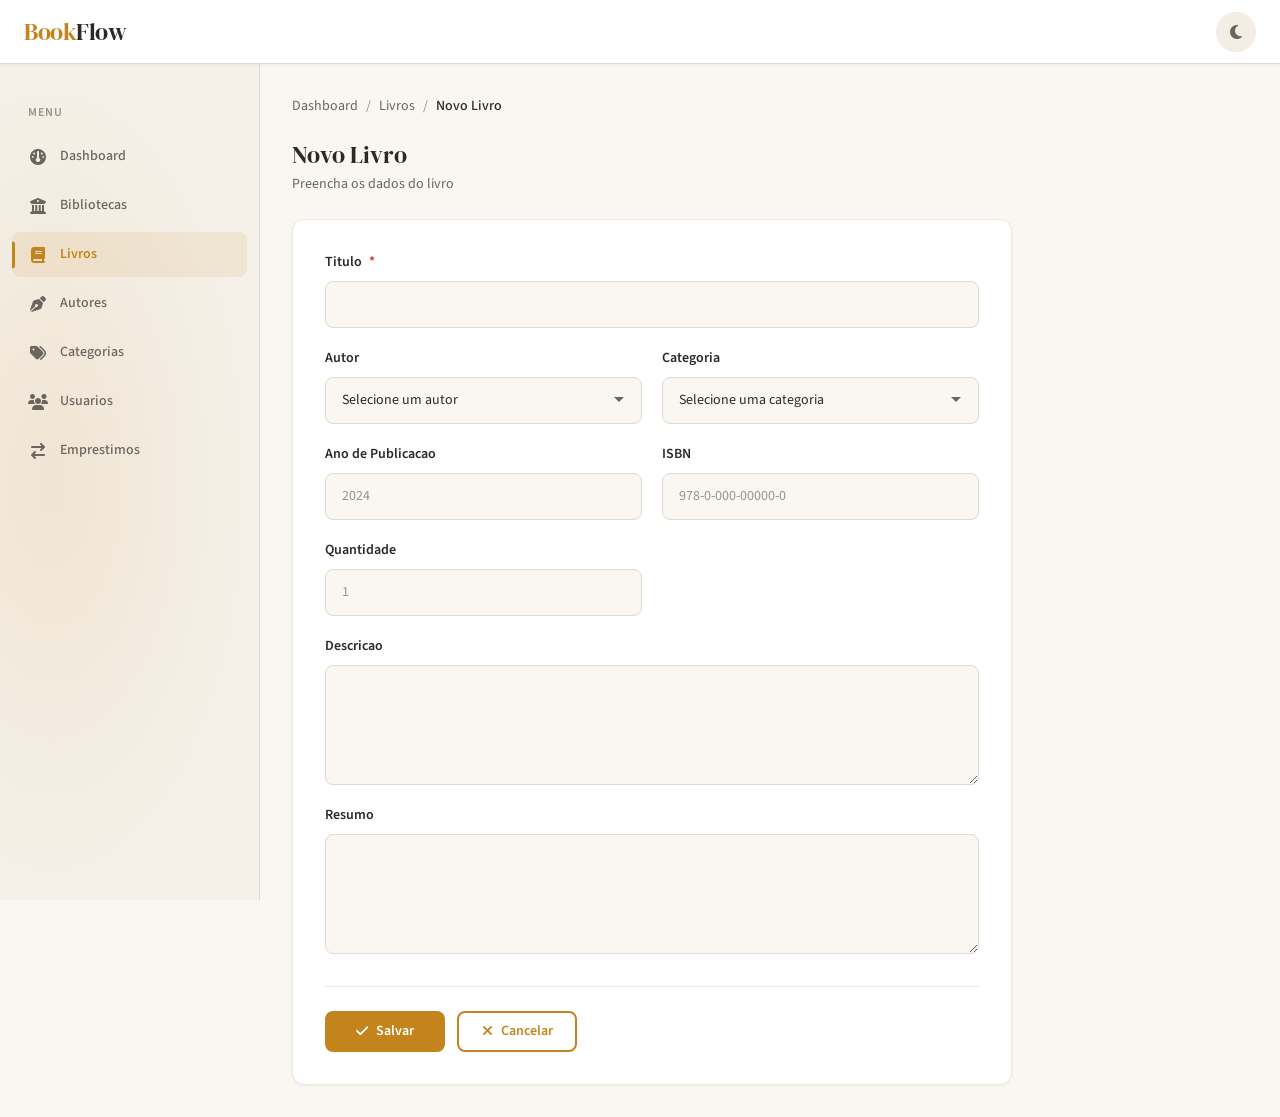
<file: livro-form.html>
<!DOCTYPE html>
<html lang="pt-BR">
<head>
  <meta charset="UTF-8">
  <meta name="viewport" content="width=device-width, initial-scale=1.0">
  <meta name="description" content="BookFlow - Cadastro de livro">
  <title>Novo Livro - BookFlow</title>
  <link rel="preconnect" href="https://fonts.googleapis.com">
  <link rel="preconnect" href="https://fonts.gstatic.com" crossorigin>
  <link href="https://fonts.googleapis.com/css2?family=DM+Serif+Display&family=Source+Sans+3:wght@300;400;500;600;700&display=swap" rel="stylesheet">
  <link rel="stylesheet" href="https://cdnjs.cloudflare.com/ajax/libs/font-awesome/6.5.1/css/all.min.css">
  <link rel="stylesheet" href="css/variables.css">
  <link rel="stylesheet" href="css/reset.css">
  <link rel="stylesheet" href="css/layout.css">
  <link rel="stylesheet" href="css/components.css">
  <link rel="stylesheet" href="css/tables.css">
  <link rel="stylesheet" href="css/forms.css">
  <link rel="stylesheet" href="css/utilities.css">
</head>
<body>

  <div class="app">
    <header class="header">
      <div class="header-left">
        <button class="btn-menu-toggle" id="btn-menu-toggle"><i class="fas fa-bars"></i></button>
        <a href="index.html" class="header-logo">Book<span>Flow</span></a>
      </div>
      <div class="header-right">
        <button class="btn-theme-toggle" id="btn-theme-toggle" aria-label="Alternar tema">
          <i class="fas fa-moon"></i>
          <i class="fas fa-sun"></i>
        </button>
      </div>
    </header>

    <div class="sidebar-overlay" id="sidebar-overlay"></div>

    <aside class="sidebar" id="sidebar">
      <nav class="sidebar-nav">
        <span class="sidebar-section-title">Menu</span>
        <a href="index.html" class="nav-link"><i class="fas fa-gauge"></i> Dashboard</a>
        <a href="bibliotecas.html" class="nav-link"><i class="fas fa-building-columns"></i> Bibliotecas</a>
        <a href="livros.html" class="nav-link active"><i class="fas fa-book"></i> Livros</a>
        <a href="autores.html" class="nav-link"><i class="fas fa-pen-nib"></i> Autores</a>
        <a href="categorias.html" class="nav-link"><i class="fas fa-tags"></i> Categorias</a>
        <a href="usuarios.html" class="nav-link"><i class="fas fa-users"></i> Usuarios</a>
        <a href="emprestimos.html" class="nav-link"><i class="fas fa-arrow-right-arrow-left"></i> Emprestimos</a>
      </nav>
    </aside>

    <main class="main">
      <div class="main-content">

        <nav class="breadcrumb" aria-label="Breadcrumb">
          <a href="index.html">Dashboard</a>
          <span class="separator">/</span>
          <a href="livros.html">Livros</a>
          <span class="separator">/</span>
          <span class="current">Novo Livro</span>
        </nav>

        <div id="alert-container" class="hidden"></div>

        <div class="page-header">
          <div>
            <h1 id="page-title">Novo Livro</h1>
            <p class="page-subtitle" id="page-subtitle">Preencha os dados do livro</p>
          </div>
        </div>

        <div class="form-card">
          <form id="form-livro" data-mode="create" novalidate>
            <div class="form-grid">

              <div class="form-group full-width">
                <label class="form-label" for="input-titulo">
                  Titulo <span class="required">*</span>
                </label>
                <input type="text" id="input-titulo" class="form-input" required>
                <span class="field-error hidden" id="error-titulo"></span>
              </div>

              <div class="form-group">
                <label class="form-label" for="select-autor">Autor</label>
                <select id="select-autor" class="form-select">
                  <option value="">Selecione um autor</option>
                </select>
                <span class="field-error hidden" id="error-autor"></span>
              </div>

              <div class="form-group">
                <label class="form-label" for="select-categoria">Categoria</label>
                <select id="select-categoria" class="form-select">
                  <option value="">Selecione uma categoria</option>
                </select>
                <span class="field-error hidden" id="error-categoria"></span>
              </div>

              <div class="form-group">
                <label class="form-label" for="input-ano">Ano de Publicacao</label>
                <input type="number" id="input-ano" class="form-input" placeholder="2024">
                <span class="field-error hidden" id="error-ano"></span>
              </div>

              <div class="form-group">
                <label class="form-label" for="input-isbn">ISBN</label>
                <input type="text" id="input-isbn" class="form-input" placeholder="978-0-000-00000-0">
                <span class="field-error hidden" id="error-isbn"></span>
              </div>

              <div class="form-group">
                <label class="form-label" for="input-quantidade">Quantidade</label>
                <input type="number" id="input-quantidade" class="form-input" placeholder="1">
                <span class="field-error hidden" id="error-quantidade"></span>
              </div>

              <div class="form-group full-width">
                <label class="form-label" for="textarea-descricao">Descricao</label>
                <textarea id="textarea-descricao" class="form-textarea"></textarea>
                <span class="field-error hidden" id="error-descricao"></span>
              </div>

              <div class="form-group full-width">
                <label class="form-label" for="textarea-resumo">Resumo</label>
                <textarea id="textarea-resumo" class="form-textarea"></textarea>
                <span class="field-error hidden" id="error-resumo"></span>
              </div>

            </div>

            <div class="form-actions">
              <button type="submit" class="btn btn-primary" id="btn-salvar">
                <i class="fas fa-check"></i> Salvar
              </button>
              <a href="livros.html" class="btn btn-secondary">
                <i class="fas fa-xmark"></i> Cancelar
              </a>
            </div>
          </form>
        </div>

      </div>
    </main>
  </div>
<script src="js/livro-form.js"></script>
</body>
</html>
</file>
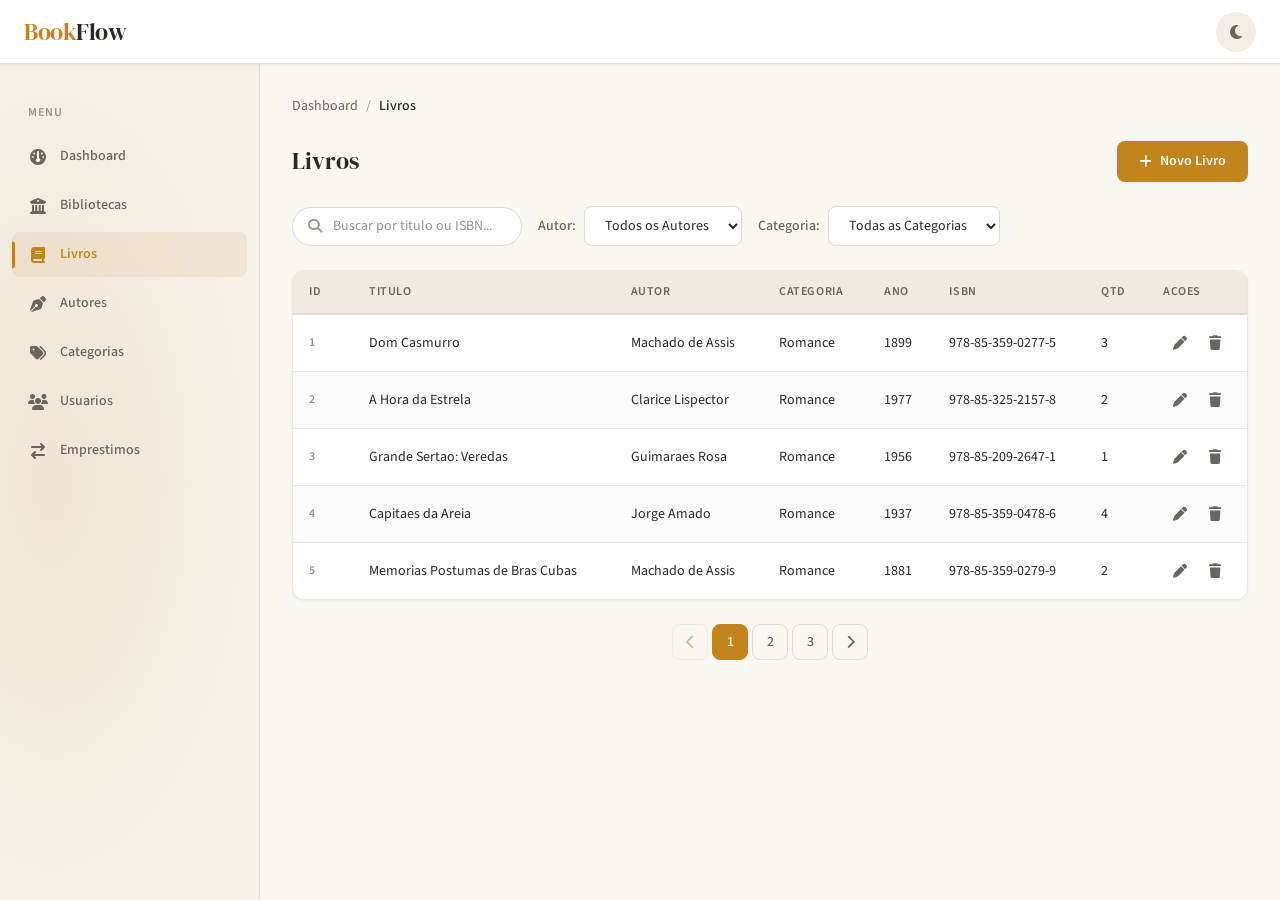
<file: livros.html>
<!DOCTYPE html>
<html lang="pt-BR">
<head>
  <meta charset="UTF-8">
  <meta name="viewport" content="width=device-width, initial-scale=1.0">
  <meta name="description" content="BookFlow - Gerenciamento de livros">
  <title>Livros - BookFlow</title>
  <link rel="preconnect" href="https://fonts.googleapis.com">
  <link rel="preconnect" href="https://fonts.gstatic.com" crossorigin>
  <link href="https://fonts.googleapis.com/css2?family=DM+Serif+Display&family=Source+Sans+3:wght@300;400;500;600;700&display=swap" rel="stylesheet">
  <link rel="stylesheet" href="https://cdnjs.cloudflare.com/ajax/libs/font-awesome/6.5.1/css/all.min.css">
  <link rel="stylesheet" href="css/variables.css">
  <link rel="stylesheet" href="css/reset.css">
  <link rel="stylesheet" href="css/layout.css">
  <link rel="stylesheet" href="css/components.css">
  <link rel="stylesheet" href="css/tables.css">
  <link rel="stylesheet" href="css/forms.css">
  <link rel="stylesheet" href="css/utilities.css">
</head>
<body>

  <div class="app">
    <header class="header">
      <div class="header-left">
        <button class="btn-menu-toggle" id="btn-menu-toggle"><i class="fas fa-bars"></i></button>
        <a href="index.html" class="header-logo">Book<span>Flow</span></a>
      </div>
      <div class="header-right">
        <button class="btn-theme-toggle" id="btn-theme-toggle" aria-label="Alternar tema">
          <i class="fas fa-moon"></i>
          <i class="fas fa-sun"></i>
        </button>
      </div>
    </header>

    <div class="sidebar-overlay" id="sidebar-overlay"></div>

    <aside class="sidebar" id="sidebar">
      <nav class="sidebar-nav">
        <span class="sidebar-section-title">Menu</span>
        <a href="index.html" class="nav-link"><i class="fas fa-gauge"></i> Dashboard</a>
        <a href="bibliotecas.html" class="nav-link"><i class="fas fa-building-columns"></i> Bibliotecas</a>
        <a href="livros.html" class="nav-link active"><i class="fas fa-book"></i> Livros</a>
        <a href="autores.html" class="nav-link"><i class="fas fa-pen-nib"></i> Autores</a>
        <a href="categorias.html" class="nav-link"><i class="fas fa-tags"></i> Categorias</a>
        <a href="usuarios.html" class="nav-link"><i class="fas fa-users"></i> Usuarios</a>
        <a href="emprestimos.html" class="nav-link"><i class="fas fa-arrow-right-arrow-left"></i> Emprestimos</a>
      </nav>
    </aside>

    <main class="main">
      <div class="main-content">

        <nav class="breadcrumb" aria-label="Breadcrumb">
          <a href="index.html">Dashboard</a>
          <span class="separator">/</span>
          <span class="current">Livros</span>
        </nav>

        <div id="alert-container" class="hidden"></div>

        <div class="page-header">
          <div>
            <h1>Livros</h1>
          </div>
          <a href="livro-form.html" class="btn btn-primary">
            <i class="fas fa-plus"></i> Novo Livro
          </a>
        </div>

        <div class="filters-bar">
          <div class="search-bar">
            <i class="fas fa-search"></i>
            <input type="text" id="search-livro" placeholder="Buscar por titulo ou ISBN...">
          </div>
          <div class="filter-group">
            <label for="filter-autor">Autor:</label>
            <select id="filter-autor">
              <option value="">Todos os Autores</option>
              <option value="1">Machado de Assis</option>
              <option value="2">Clarice Lispector</option>
              <option value="3">Jorge Amado</option>
              <option value="4">Guimaraes Rosa</option>
            </select>
          </div>
          <div class="filter-group">
            <label for="filter-categoria">Categoria:</label>
            <select id="filter-categoria">
              <option value="">Todas as Categorias</option>
              <option value="1">Romance</option>
              <option value="2">Conto</option>
              <option value="3">Poesia</option>
              <option value="4">Ficcao Cientifica</option>
            </select>
          </div>
        </div>

        <div class="table-container">
          <div class="table-responsive">
            <table class="table" id="table-livros">
              <thead>
                <tr>
                  <th>ID</th>
                  <th>Titulo</th>
                  <th>Autor</th>
                  <th>Categoria</th>
                  <th>Ano</th>
                  <th>ISBN</th>
                  <th>Qtd</th>
                  <th>Acoes</th>
                </tr>
              </thead>
              <tbody id="tbody-livros">
                <tr data-id="1">
                  <td class="cell-id">1</td>
                  <td>Dom Casmurro</td>
                  <td>Machado de Assis</td>
                  <td>Romance</td>
                  <td>1899</td>
                  <td>978-85-359-0277-5</td>
                  <td>3</td>
                  <td class="cell-actions">
                    <button class="btn-icon btn-icon-edit" data-action="edit" data-id="1" aria-label="Editar livro">
                      <i class="fas fa-pen"></i>
                    </button>
                    <button class="btn-icon btn-icon-danger" data-action="delete" data-id="1" aria-label="Excluir livro">
                      <i class="fas fa-trash"></i>
                    </button>
                  </td>
                </tr>
                <tr data-id="2">
                  <td class="cell-id">2</td>
                  <td>A Hora da Estrela</td>
                  <td>Clarice Lispector</td>
                  <td>Romance</td>
                  <td>1977</td>
                  <td>978-85-325-2157-8</td>
                  <td>2</td>
                  <td class="cell-actions">
                    <button class="btn-icon btn-icon-edit" data-action="edit" data-id="2" aria-label="Editar livro">
                      <i class="fas fa-pen"></i>
                    </button>
                    <button class="btn-icon btn-icon-danger" data-action="delete" data-id="2" aria-label="Excluir livro">
                      <i class="fas fa-trash"></i>
                    </button>
                  </td>
                </tr>
                <tr data-id="3">
                  <td class="cell-id">3</td>
                  <td>Grande Sertao: Veredas</td>
                  <td>Guimaraes Rosa</td>
                  <td>Romance</td>
                  <td>1956</td>
                  <td>978-85-209-2647-1</td>
                  <td>1</td>
                  <td class="cell-actions">
                    <button class="btn-icon btn-icon-edit" data-action="edit" data-id="3" aria-label="Editar livro">
                      <i class="fas fa-pen"></i>
                    </button>
                    <button class="btn-icon btn-icon-danger" data-action="delete" data-id="3" aria-label="Excluir livro">
                      <i class="fas fa-trash"></i>
                    </button>
                  </td>
                </tr>
                <tr data-id="4">
                  <td class="cell-id">4</td>
                  <td>Capitaes da Areia</td>
                  <td>Jorge Amado</td>
                  <td>Romance</td>
                  <td>1937</td>
                  <td>978-85-359-0478-6</td>
                  <td>4</td>
                  <td class="cell-actions">
                    <button class="btn-icon btn-icon-edit" data-action="edit" data-id="4" aria-label="Editar livro">
                      <i class="fas fa-pen"></i>
                    </button>
                    <button class="btn-icon btn-icon-danger" data-action="delete" data-id="4" aria-label="Excluir livro">
                      <i class="fas fa-trash"></i>
                    </button>
                  </td>
                </tr>
                <tr data-id="5">
                  <td class="cell-id">5</td>
                  <td>Memorias Postumas de Bras Cubas</td>
                  <td>Machado de Assis</td>
                  <td>Romance</td>
                  <td>1881</td>
                  <td>978-85-359-0279-9</td>
                  <td>2</td>
                  <td class="cell-actions">
                    <button class="btn-icon btn-icon-edit" data-action="edit" data-id="5" aria-label="Editar livro">
                      <i class="fas fa-pen"></i>
                    </button>
                    <button class="btn-icon btn-icon-danger" data-action="delete" data-id="5" aria-label="Excluir livro">
                      <i class="fas fa-trash"></i>
                    </button>
                  </td>
                </tr>
              </tbody>
            </table>
          </div>
        </div>

        <div class="pagination" id="pagination">
          <button class="pagination-btn" disabled aria-label="Pagina anterior">
            <i class="fas fa-chevron-left"></i>
          </button>
          <button class="pagination-btn active">1</button>
          <button class="pagination-btn">2</button>
          <button class="pagination-btn">3</button>
          <button class="pagination-btn" aria-label="Proxima pagina">
            <i class="fas fa-chevron-right"></i>
          </button>
        </div>

        <div class="empty-state hidden">
          <div class="empty-state-icon">
            <i class="fas fa-inbox"></i>
          </div>
          <h3>Nenhum livro encontrado</h3>
          <p>Adicione um novo livro para comecar.</p>
        </div>

      </div>
    </main>
  </div>

  <div class="modal-overlay" id="modal-delete">
    <div class="modal">
      <div class="modal-icon">
        <i class="fas fa-trash"></i>
      </div>
      <h3>Excluir Livro</h3>
      <p>Tem certeza que deseja excluir este livro? Esta acao nao pode ser desfeita.</p>
      <div class="modal-actions">
        <button class="btn btn-ghost" id="btn-cancel-delete">Cancelar</button>
        <button class="btn btn-danger" id="btn-confirm-delete">Excluir</button>
      </div>
    </div>
  </div>

  <template id="template-livro-row">
    <tr data-id="">
      <td class="cell-id livro-id"></td>
      <td class="livro-titulo"></td>
      <td class="livro-autor"></td>
      <td class="livro-categoria"></td>
      <td class="livro-ano"></td>
      <td class="livro-isbn"></td>
      <td class="livro-quantidade"></td>
      <td class="cell-actions">
        <button class="btn-icon btn-icon-edit" data-action="edit" aria-label="Editar livro">
          <i class="fas fa-pen"></i>
        </button>
        <button class="btn-icon btn-icon-danger" data-action="delete" aria-label="Excluir livro">
          <i class="fas fa-trash"></i>
        </button>
      </td>
    </tr>
  </template>

</body>
</html>
</file>
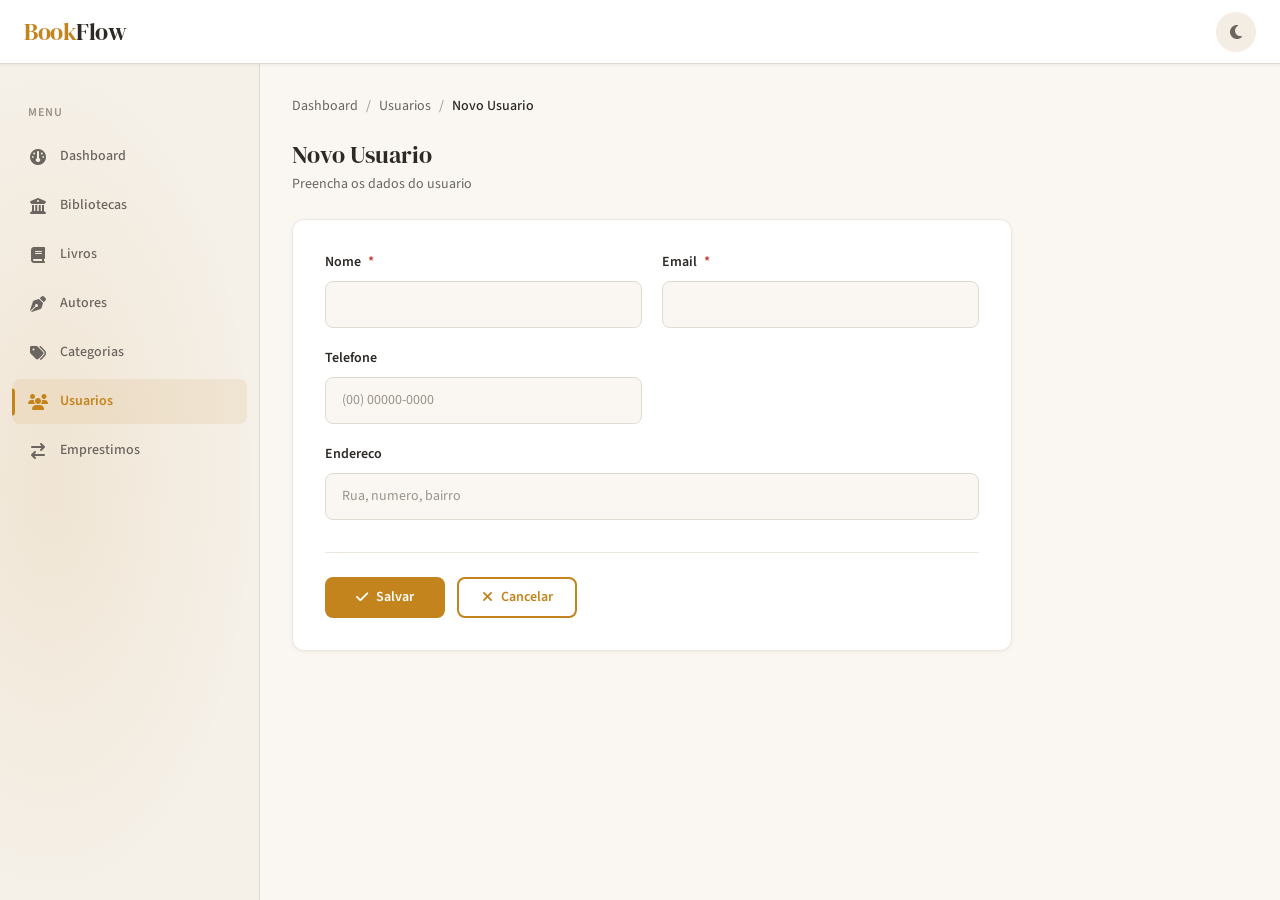
<file: usuario-form.html>
<!DOCTYPE html>
<html lang="pt-BR">
<head>
  <meta charset="UTF-8">
  <meta name="viewport" content="width=device-width, initial-scale=1.0">
  <title>Novo Usuario - BookFlow</title>
  <link rel="preconnect" href="https://fonts.googleapis.com">
  <link rel="preconnect" href="https://fonts.gstatic.com" crossorigin>
  <link href="https://fonts.googleapis.com/css2?family=DM+Serif+Display&family=Source+Sans+3:wght@300;400;500;600;700&display=swap" rel="stylesheet">
  <link rel="stylesheet" href="https://cdnjs.cloudflare.com/ajax/libs/font-awesome/6.5.1/css/all.min.css">
  <link rel="stylesheet" href="css/variables.css">
  <link rel="stylesheet" href="css/reset.css">
  <link rel="stylesheet" href="css/layout.css">
  <link rel="stylesheet" href="css/components.css">
  <link rel="stylesheet" href="css/tables.css">
  <link rel="stylesheet" href="css/forms.css">
  <link rel="stylesheet" href="css/utilities.css">
</head>
<body>
  <!-- API_BASE_URL: configurar em js/config.js -->
  <div class="app">
    <header class="header">
      <div class="header-left">
        <button class="btn-menu-toggle" id="btn-menu-toggle"><i class="fas fa-bars"></i></button>
        <a href="index.html" class="header-logo">Book<span>Flow</span></a>
      </div>
      <div class="header-right">
        <button class="btn-theme-toggle" id="btn-theme-toggle" aria-label="Alternar tema">
          <i class="fas fa-moon"></i>
          <i class="fas fa-sun"></i>
        </button>
      </div>
    </header>
    <div class="sidebar-overlay" id="sidebar-overlay"></div>
    <aside class="sidebar" id="sidebar">
      <nav class="sidebar-nav">
        <span class="sidebar-section-title">Menu</span>
        <a href="index.html" class="nav-link"><i class="fas fa-gauge"></i> Dashboard</a>
        <a href="bibliotecas.html" class="nav-link"><i class="fas fa-building-columns"></i> Bibliotecas</a>
        <a href="livros.html" class="nav-link"><i class="fas fa-book"></i> Livros</a>
        <a href="autores.html" class="nav-link"><i class="fas fa-pen-nib"></i> Autores</a>
        <a href="categorias.html" class="nav-link"><i class="fas fa-tags"></i> Categorias</a>
        <a href="usuarios.html" class="nav-link active"><i class="fas fa-users"></i> Usuarios</a>
        <a href="emprestimos.html" class="nav-link"><i class="fas fa-arrow-right-arrow-left"></i> Emprestimos</a>
      </nav>
    </aside>
    <main class="main">
      <div class="main-content">
        <nav class="breadcrumb">
          <a href="index.html">Dashboard</a>
          <span class="separator">/</span>
          <a href="usuarios.html">Usuarios</a>
          <span class="separator">/</span>
          <span class="current">Novo Usuario</span>
        </nav>

        <div class="page-header">
          <div>
            <h1 id="page-title">Novo Usuario</h1>
            <p class="page-subtitle" id="page-subtitle">Preencha os dados do usuario</p>
          </div>
        </div>

        <div id="alert-container" class="hidden"></div>

        <div class="form-card">
          <form id="form-usuario" data-mode="create" novalidate>
            <div class="form-grid">
              <div class="form-group">
                <label class="form-label" for="input-nome">Nome <span class="required">*</span></label>
                <input type="text" id="input-nome" class="form-input" required>
                <span class="field-error hidden"><i class="fas fa-circle-exclamation"></i> Campo obrigatorio</span>
              </div>
              <div class="form-group">
                <label class="form-label" for="input-email">Email <span class="required">*</span></label>
                <input type="email" id="input-email" class="form-input" required>
                <span class="field-error hidden"><i class="fas fa-circle-exclamation"></i> Campo obrigatorio</span>
              </div>
              <div class="form-group">
                <label class="form-label" for="input-telefone">Telefone</label>
                <input type="tel" id="input-telefone" class="form-input" placeholder="(00) 00000-0000">
                <span class="field-error hidden"><i class="fas fa-circle-exclamation"></i> Campo invalido</span>
              </div>
              <div class="form-group full-width">
                <label class="form-label" for="input-endereco">Endereco</label>
                <input type="text" id="input-endereco" class="form-input" placeholder="Rua, numero, bairro">
                <span class="field-error hidden"><i class="fas fa-circle-exclamation"></i> Campo invalido</span>
              </div>
            </div>
            <div class="form-actions">
              <button type="submit" class="btn btn-primary" id="btn-salvar"><i class="fas fa-check"></i> Salvar</button>
              <a href="usuarios.html" class="btn btn-secondary"><i class="fas fa-xmark"></i> Cancelar</a>
            </div>
          </form>
        </div>
      </div>
    </main>
  </div>
</body>
</html>
</file>
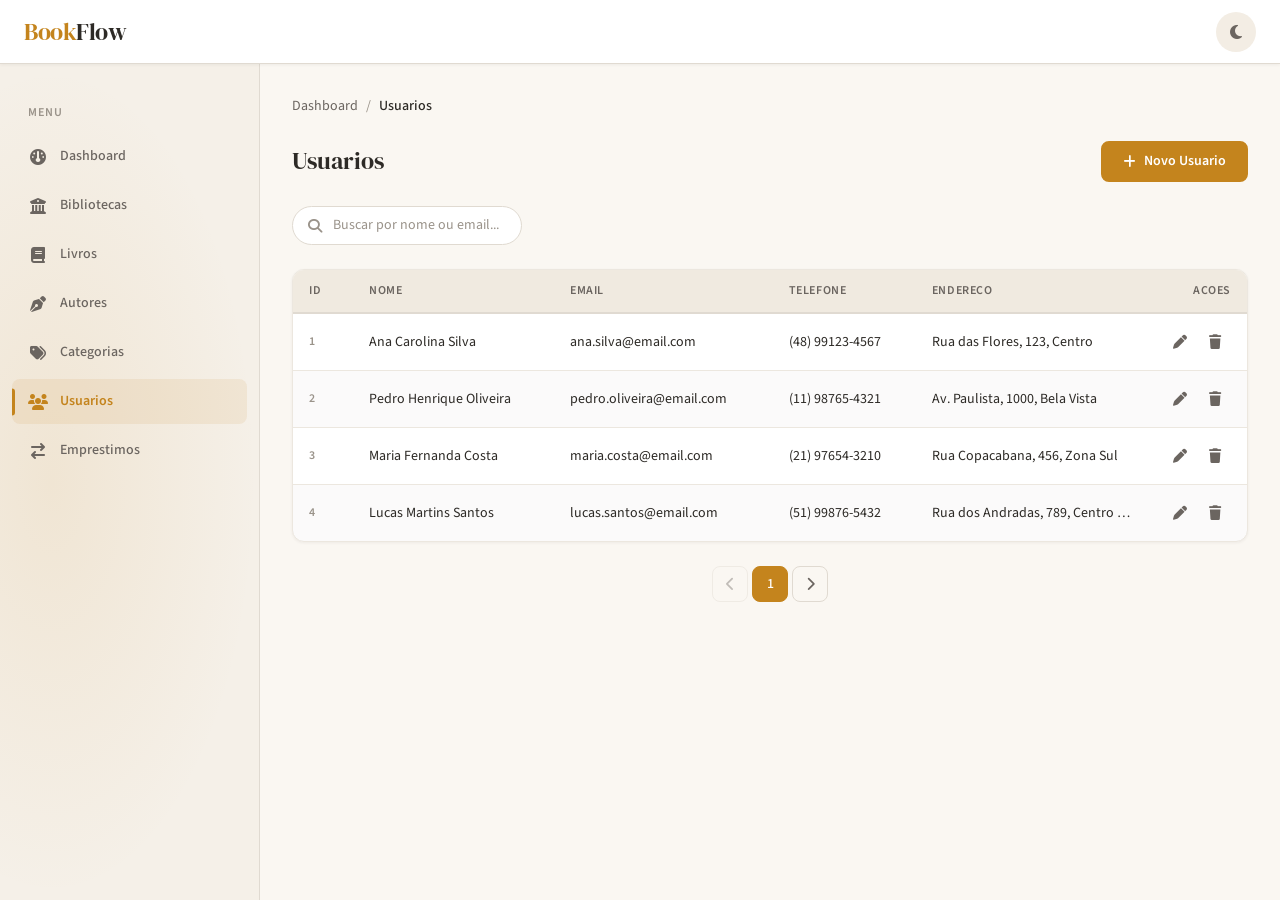
<file: usuarios.html>
<!DOCTYPE html>
<html lang="pt-BR">
<head>
  <meta charset="UTF-8">
  <meta name="viewport" content="width=device-width, initial-scale=1.0">
  <title>Usuarios - BookFlow</title>
  <link rel="preconnect" href="https://fonts.googleapis.com">
  <link rel="preconnect" href="https://fonts.gstatic.com" crossorigin>
  <link href="https://fonts.googleapis.com/css2?family=DM+Serif+Display&family=Source+Sans+3:wght@300;400;500;600;700&display=swap" rel="stylesheet">
  <link rel="stylesheet" href="https://cdnjs.cloudflare.com/ajax/libs/font-awesome/6.5.1/css/all.min.css">
  <link rel="stylesheet" href="css/variables.css">
  <link rel="stylesheet" href="css/reset.css">
  <link rel="stylesheet" href="css/layout.css">
  <link rel="stylesheet" href="css/components.css">
  <link rel="stylesheet" href="css/tables.css">
  <link rel="stylesheet" href="css/forms.css">
  <link rel="stylesheet" href="css/utilities.css">
</head>
<body>
  <!-- API_BASE_URL: configurar em js/config.js -->
  <div class="app">
    <header class="header">
      <div class="header-left">
        <button class="btn-menu-toggle" id="btn-menu-toggle"><i class="fas fa-bars"></i></button>
        <a href="index.html" class="header-logo">Book<span>Flow</span></a>
      </div>
      <div class="header-right">
        <button class="btn-theme-toggle" id="btn-theme-toggle" aria-label="Alternar tema">
          <i class="fas fa-moon"></i>
          <i class="fas fa-sun"></i>
        </button>
      </div>
    </header>
    <div class="sidebar-overlay" id="sidebar-overlay"></div>
    <aside class="sidebar" id="sidebar">
      <nav class="sidebar-nav">
        <span class="sidebar-section-title">Menu</span>
        <a href="index.html" class="nav-link"><i class="fas fa-gauge"></i> Dashboard</a>
        <a href="bibliotecas.html" class="nav-link"><i class="fas fa-building-columns"></i> Bibliotecas</a>
        <a href="livros.html" class="nav-link"><i class="fas fa-book"></i> Livros</a>
        <a href="autores.html" class="nav-link"><i class="fas fa-pen-nib"></i> Autores</a>
        <a href="categorias.html" class="nav-link"><i class="fas fa-tags"></i> Categorias</a>
        <a href="usuarios.html" class="nav-link active"><i class="fas fa-users"></i> Usuarios</a>
        <a href="emprestimos.html" class="nav-link"><i class="fas fa-arrow-right-arrow-left"></i> Emprestimos</a>
      </nav>
    </aside>
    <main class="main">
      <div class="main-content">
        <nav class="breadcrumb">
          <a href="index.html">Dashboard</a>
          <span class="separator">/</span>
          <span class="current">Usuarios</span>
        </nav>

        <div class="page-header">
          <h1>Usuarios</h1>
          <a href="usuario-form.html" class="btn btn-primary"><i class="fas fa-plus"></i> Novo Usuario</a>
        </div>

        <div id="alert-container" class="hidden"></div>

        <div class="filters-bar">
          <div class="search-bar">
            <i class="fas fa-search"></i>
            <input type="text" id="search-usuario" placeholder="Buscar por nome ou email...">
          </div>
        </div>

        <div class="table-container">
          <div class="table-responsive">
            <table class="table" id="table-usuarios">
              <thead>
                <tr>
                  <th>ID</th>
                  <th>Nome</th>
                  <th>Email</th>
                  <th>Telefone</th>
                  <th>Endereco</th>
                  <th class="cell-actions">Acoes</th>
                </tr>
              </thead>
              <tbody id="tbody-usuarios">
                <tr>
                  <td class="cell-id">1</td>
                  <td>Ana Carolina Silva</td>
                  <td>ana.silva@email.com</td>
                  <td>(48) 99123-4567</td>
                  <td class="cell-truncate">Rua das Flores, 123, Centro</td>
                  <td class="cell-actions">
                    <button class="btn-icon btn-icon-edit" data-action="edit" data-id="1" title="Editar"><i class="fas fa-pen"></i></button>
                    <button class="btn-icon btn-icon-danger" data-action="delete" data-id="1" title="Excluir"><i class="fas fa-trash"></i></button>
                  </td>
                </tr>
                <tr>
                  <td class="cell-id">2</td>
                  <td>Pedro Henrique Oliveira</td>
                  <td>pedro.oliveira@email.com</td>
                  <td>(11) 98765-4321</td>
                  <td class="cell-truncate">Av. Paulista, 1000, Bela Vista</td>
                  <td class="cell-actions">
                    <button class="btn-icon btn-icon-edit" data-action="edit" data-id="2" title="Editar"><i class="fas fa-pen"></i></button>
                    <button class="btn-icon btn-icon-danger" data-action="delete" data-id="2" title="Excluir"><i class="fas fa-trash"></i></button>
                  </td>
                </tr>
                <tr>
                  <td class="cell-id">3</td>
                  <td>Maria Fernanda Costa</td>
                  <td>maria.costa@email.com</td>
                  <td>(21) 97654-3210</td>
                  <td class="cell-truncate">Rua Copacabana, 456, Zona Sul</td>
                  <td class="cell-actions">
                    <button class="btn-icon btn-icon-edit" data-action="edit" data-id="3" title="Editar"><i class="fas fa-pen"></i></button>
                    <button class="btn-icon btn-icon-danger" data-action="delete" data-id="3" title="Excluir"><i class="fas fa-trash"></i></button>
                  </td>
                </tr>
                <tr>
                  <td class="cell-id">4</td>
                  <td>Lucas Martins Santos</td>
                  <td>lucas.santos@email.com</td>
                  <td>(51) 99876-5432</td>
                  <td class="cell-truncate">Rua dos Andradas, 789, Centro Historico</td>
                  <td class="cell-actions">
                    <button class="btn-icon btn-icon-edit" data-action="edit" data-id="4" title="Editar"><i class="fas fa-pen"></i></button>
                    <button class="btn-icon btn-icon-danger" data-action="delete" data-id="4" title="Excluir"><i class="fas fa-trash"></i></button>
                  </td>
                </tr>
              </tbody>
            </table>
          </div>
        </div>

        <div class="pagination">
          <button class="pagination-btn" disabled><i class="fas fa-chevron-left"></i></button>
          <button class="pagination-btn active">1</button>
          <button class="pagination-btn"><i class="fas fa-chevron-right"></i></button>
        </div>

        <div class="empty-state hidden" id="empty-state">
          <div class="empty-state-icon"><i class="fas fa-users"></i></div>
          <h3>Nenhum usuario encontrado</h3>
          <p>Nao existem usuarios cadastrados ainda. Clique no botao acima para adicionar um novo usuario.</p>
          <a href="usuario-form.html" class="btn btn-primary"><i class="fas fa-plus"></i> Novo Usuario</a>
        </div>

        <!-- Modal de exclusao -->
        <div class="modal-overlay" id="modal-delete">
          <div class="modal">
            <div class="modal-icon"><i class="fas fa-trash"></i></div>
            <h3>Excluir Usuario</h3>
            <p>Tem certeza que deseja excluir este usuario? Esta acao nao pode ser desfeita.</p>
            <div class="modal-actions">
              <button class="btn btn-secondary" id="btn-cancel-delete">Cancelar</button>
              <button class="btn btn-danger" id="btn-confirm-delete">Excluir</button>
            </div>
          </div>
        </div>

        <template id="template-row-usuario">
          <tr>
            <td class="cell-id"></td>
            <td></td>
            <td></td>
            <td></td>
            <td class="cell-truncate"></td>
            <td class="cell-actions">
              <button class="btn-icon btn-icon-edit" data-action="edit" title="Editar"><i class="fas fa-pen"></i></button>
              <button class="btn-icon btn-icon-danger" data-action="delete" title="Excluir"><i class="fas fa-trash"></i></button>
            </td>
          </tr>
        </template>
      </div>
    </main>
  </div>
</body>
</html>
</file>
<file: css/variables.css>
/* ============================================
   BookFlow - Design Tokens & Theme System
   ============================================ */

:root {
  /* --- Typography --- */
  --font-display: 'DM Serif Display', Georgia, serif;
  --font-body: 'Source Sans 3', 'Segoe UI', sans-serif;

  --text-xs: 0.75rem;
  --text-sm: 0.875rem;
  --text-base: 1rem;
  --text-lg: 1.125rem;
  --text-xl: 1.25rem;
  --text-2xl: 1.5rem;
  --text-3xl: 2rem;

  --weight-light: 300;
  --weight-regular: 400;
  --weight-medium: 500;
  --weight-semibold: 600;
  --weight-bold: 700;

  --leading-tight: 1.2;
  --leading-normal: 1.5;
  --leading-relaxed: 1.75;

  /* --- Spacing --- */
  --space-1: 0.25rem;
  --space-2: 0.5rem;
  --space-3: 0.75rem;
  --space-4: 1rem;
  --space-5: 1.25rem;
  --space-6: 1.5rem;
  --space-8: 2rem;
  --space-10: 2.5rem;
  --space-12: 3rem;
  --space-16: 4rem;

  /* --- Layout --- */
  --header-height: 64px;
  --sidebar-width: 260px;
  --content-max-width: 1200px;
  --radius-sm: 6px;
  --radius-md: 8px;
  --radius-lg: 12px;
  --radius-xl: 16px;
  --radius-pill: 9999px;

  /* --- Transitions --- */
  --transition-fast: 150ms ease;
  --transition-base: 250ms ease;
  --transition-slow: 400ms ease;

  /* --- Z-index --- */
  --z-sidebar: 100;
  --z-header: 200;
  --z-modal-overlay: 300;
  --z-modal: 400;
  --z-toast: 500;

  /* ============================
     Light Theme (default)
     ============================ */
  --bg-primary: #FAF7F2;
  --bg-secondary: #FFFFFF;
  --bg-tertiary: #F3EDE4;
  --bg-sidebar: #F5F0E8;

  --text-primary: #2D2A26;
  --text-secondary: #6B6560;
  --text-tertiary: #9A938A;
  --text-inverse: #FFFFFF;

  --accent: #C4841D;
  --accent-hover: #A86D15;
  --accent-subtle: rgba(196, 132, 29, 0.1);
  --accent-muted: rgba(196, 132, 29, 0.2);

  --secondary: #1B6B6D;
  --secondary-hover: #145455;
  --secondary-subtle: rgba(27, 107, 109, 0.1);

  --danger: #C0392B;
  --danger-hover: #A93226;
  --danger-subtle: rgba(192, 57, 43, 0.1);

  --success: #27AE60;
  --success-hover: #1E8C4D;
  --success-subtle: rgba(39, 174, 96, 0.1);

  --warning: #F39C12;
  --warning-hover: #D68910;
  --warning-subtle: rgba(243, 156, 18, 0.1);

  --info: #2980B9;
  --info-subtle: rgba(41, 128, 185, 0.1);

  --border: #E0DAD1;
  --border-light: #ECE7DF;
  --border-focus: var(--accent);

  --shadow-sm: 0 1px 3px rgba(45, 42, 38, 0.06);
  --shadow-md: 0 4px 12px rgba(45, 42, 38, 0.08);
  --shadow-lg: 0 8px 24px rgba(45, 42, 38, 0.1);
  --shadow-focus: 0 0 0 3px var(--accent-muted);

  --table-header-bg: #F0EAE0;
  --table-stripe-bg: rgba(45, 42, 38, 0.02);
  --table-hover-bg: rgba(196, 132, 29, 0.04);

  --sidebar-active-bg: var(--accent-subtle);
  --sidebar-hover-bg: rgba(45, 42, 38, 0.04);
}

/* ============================
   Dark Theme
   ============================ */
[data-theme="dark"] {
  --bg-primary: #1A1814;
  --bg-secondary: #252219;
  --bg-tertiary: #2E2A22;
  --bg-sidebar: #211E18;

  --text-primary: #E8E2D8;
  --text-secondary: #A89F94;
  --text-tertiary: #7A7268;
  --text-inverse: #1A1814;

  --accent: #E5A84B;
  --accent-hover: #F0BD6A;
  --accent-subtle: rgba(229, 168, 75, 0.12);
  --accent-muted: rgba(229, 168, 75, 0.25);

  --secondary: #3DA8AB;
  --secondary-hover: #56BFC2;
  --secondary-subtle: rgba(61, 168, 171, 0.12);

  --danger: #E74C3C;
  --danger-hover: #F06B5E;
  --danger-subtle: rgba(231, 76, 60, 0.15);

  --success: #2ECC71;
  --success-hover: #54D98C;
  --success-subtle: rgba(46, 204, 113, 0.15);

  --warning: #F1C40F;
  --warning-hover: #F4D03F;
  --warning-subtle: rgba(241, 196, 15, 0.15);

  --info: #3498DB;
  --info-subtle: rgba(52, 152, 219, 0.15);

  --border: #3A352D;
  --border-light: #322D26;
  --border-focus: var(--accent);

  --shadow-sm: 0 1px 3px rgba(0, 0, 0, 0.2);
  --shadow-md: 0 4px 12px rgba(0, 0, 0, 0.3);
  --shadow-lg: 0 8px 24px rgba(0, 0, 0, 0.4);
  --shadow-focus: 0 0 0 3px var(--accent-muted);

  --table-header-bg: #2E2A22;
  --table-stripe-bg: rgba(255, 255, 255, 0.02);
  --table-hover-bg: rgba(229, 168, 75, 0.06);

  --sidebar-active-bg: var(--accent-subtle);
  --sidebar-hover-bg: rgba(255, 255, 255, 0.04);
}
</file>
<file: css/layout.css>
/* ============================================
   BookFlow - Layout (Header, Sidebar, Main)
   ============================================ */

/* --- App Shell --- */
.app {
  display: grid;
  grid-template-columns: var(--sidebar-width) 1fr;
  grid-template-rows: var(--header-height) 1fr;
  grid-template-areas:
    "header header"
    "sidebar main";
  min-height: 100vh;
}

/* --- Header --- */
.header {
  grid-area: header;
  position: sticky;
  top: 0;
  z-index: var(--z-header);
  display: flex;
  align-items: center;
  justify-content: space-between;
  padding: 0 var(--space-6);
  height: var(--header-height);
  background-color: var(--bg-secondary);
  border-bottom: 1px solid var(--border);
  box-shadow: var(--shadow-sm);
}

.header-left {
  display: flex;
  align-items: center;
  gap: var(--space-4);
}

.header-logo {
  font-family: var(--font-display);
  font-size: var(--text-2xl);
  color: var(--accent);
  letter-spacing: -0.02em;
}

.header-logo span {
  color: var(--text-primary);
  font-weight: var(--weight-regular);
}

.header-right {
  display: flex;
  align-items: center;
  gap: var(--space-4);
}

.btn-menu-toggle {
  display: none;
  align-items: center;
  justify-content: center;
  width: 40px;
  height: 40px;
  border-radius: var(--radius-md);
  color: var(--text-secondary);
  transition: background-color var(--transition-fast), color var(--transition-fast);
}

.btn-menu-toggle:hover {
  background-color: var(--sidebar-hover-bg);
  color: var(--text-primary);
}

.btn-theme-toggle {
  display: flex;
  align-items: center;
  justify-content: center;
  width: 40px;
  height: 40px;
  border-radius: var(--radius-pill);
  color: var(--text-secondary);
  background-color: var(--bg-tertiary);
  transition: background-color var(--transition-fast), color var(--transition-fast), transform var(--transition-fast);
}

.btn-theme-toggle:hover {
  color: var(--accent);
  transform: rotate(15deg);
}

/* Show sun icon in dark, moon in light (controlled by parent) */
.btn-theme-toggle .fa-sun { display: none; }
.btn-theme-toggle .fa-moon { display: inline-block; }

[data-theme="dark"] .btn-theme-toggle .fa-sun { display: inline-block; }
[data-theme="dark"] .btn-theme-toggle .fa-moon { display: none; }

/* --- Sidebar --- */
.sidebar {
  grid-area: sidebar;
  position: sticky;
  top: var(--header-height);
  height: calc(100vh - var(--header-height));
  overflow-y: auto;
  z-index: var(--z-sidebar);
  display: flex;
  flex-direction: column;
  padding: var(--space-6) 0;
  background-color: var(--bg-sidebar);
  border-right: 1px solid var(--border);
  background-image:
    radial-gradient(ellipse at 20% 50%, var(--accent-subtle), transparent 70%);
}

.sidebar-nav {
  display: flex;
  flex-direction: column;
  gap: var(--space-1);
  padding: 0 var(--space-3);
}

.sidebar-section-title {
  font-family: var(--font-body);
  font-size: var(--text-xs);
  font-weight: var(--weight-semibold);
  text-transform: uppercase;
  letter-spacing: 0.08em;
  color: var(--text-tertiary);
  padding: var(--space-4) var(--space-4) var(--space-2);
}

.nav-link {
  display: flex;
  align-items: center;
  gap: var(--space-3);
  padding: var(--space-3) var(--space-4);
  border-radius: var(--radius-md);
  color: var(--text-secondary);
  font-size: var(--text-sm);
  font-weight: var(--weight-medium);
  transition: all var(--transition-fast);
  position: relative;
}

.nav-link i {
  width: 20px;
  text-align: center;
  font-size: var(--text-base);
  transition: color var(--transition-fast);
}

.nav-link:hover {
  background-color: var(--sidebar-hover-bg);
  color: var(--text-primary);
}

.nav-link:hover i {
  color: var(--accent);
}

.nav-link.active {
  background-color: var(--sidebar-active-bg);
  color: var(--accent);
  font-weight: var(--weight-semibold);
}

.nav-link.active::before {
  content: '';
  position: absolute;
  left: 0;
  top: 50%;
  transform: translateY(-50%);
  width: 3px;
  height: 60%;
  background-color: var(--accent);
  border-radius: 0 var(--radius-sm) var(--radius-sm) 0;
}

.nav-link.active i {
  color: var(--accent);
}

/* --- Main Content --- */
.main {
  grid-area: main;
  padding: var(--space-8);
  overflow-x: hidden;
}

.main-content {
  max-width: var(--content-max-width);
  margin: 0 auto;
}

/* --- Breadcrumb --- */
.breadcrumb {
  display: flex;
  align-items: center;
  gap: var(--space-2);
  font-size: var(--text-sm);
  color: var(--text-tertiary);
  margin-bottom: var(--space-6);
}

.breadcrumb a {
  color: var(--text-secondary);
}

.breadcrumb a:hover {
  color: var(--accent);
}

.breadcrumb .separator {
  color: var(--text-tertiary);
}

.breadcrumb .current {
  color: var(--text-primary);
  font-weight: var(--weight-medium);
}

/* --- Page Header --- */
.page-header {
  display: flex;
  align-items: center;
  justify-content: space-between;
  flex-wrap: wrap;
  gap: var(--space-4);
  margin-bottom: var(--space-6);
}

.page-header h1 {
  font-size: var(--text-2xl);
}

.page-subtitle {
  font-size: var(--text-sm);
  color: var(--text-secondary);
  margin-top: var(--space-1);
}

/* --- Section --- */
.section {
  margin-bottom: var(--space-8);
}

.section-header {
  display: flex;
  align-items: center;
  justify-content: space-between;
  margin-bottom: var(--space-4);
}

.section-title {
  font-size: var(--text-xl);
}

/* --- Grid System --- */
.grid {
  display: grid;
  gap: var(--space-6);
}

.grid-2 { grid-template-columns: repeat(2, 1fr); }
.grid-3 { grid-template-columns: repeat(3, 1fr); }
.grid-4 { grid-template-columns: repeat(4, 1fr); }
.grid-6 { grid-template-columns: repeat(6, 1fr); }

/* --- Responsive --- */
@media (max-width: 1024px) {
  .grid-4 { grid-template-columns: repeat(2, 1fr); }
  .grid-6 { grid-template-columns: repeat(3, 1fr); }
  .grid-3 { grid-template-columns: repeat(2, 1fr); }
}

@media (max-width: 768px) {
  .app {
    grid-template-columns: 1fr;
    grid-template-areas:
      "header"
      "main";
  }

  .sidebar {
    position: fixed;
    top: var(--header-height);
    left: 0;
    width: var(--sidebar-width);
    height: calc(100vh - var(--header-height));
    transform: translateX(-100%);
    transition: transform var(--transition-base);
    box-shadow: var(--shadow-lg);
  }

  .sidebar.active {
    transform: translateX(0);
  }

  .sidebar-overlay {
    display: none;
    position: fixed;
    inset: 0;
    top: var(--header-height);
    background-color: rgba(0, 0, 0, 0.4);
    z-index: calc(var(--z-sidebar) - 1);
  }

  .sidebar-overlay.active {
    display: block;
  }

  .btn-menu-toggle {
    display: flex;
  }

  .main {
    padding: var(--space-4);
  }

  .page-header {
    flex-direction: column;
    align-items: flex-start;
  }

  .grid-2,
  .grid-3,
  .grid-4,
  .grid-6 {
    grid-template-columns: 1fr;
  }
}

@media (max-width: 480px) {
  .main {
    padding: var(--space-3);
  }

  .header {
    padding: 0 var(--space-3);
  }

  .header-logo {
    font-size: var(--text-xl);
  }
}
</file>
<file: css/components.css>
/* ============================================
   BookFlow - Components
   ============================================ */

/* --- Cards --- */
.card {
  background-color: var(--bg-secondary);
  border: 1px solid var(--border-light);
  border-radius: var(--radius-lg);
  padding: var(--space-6);
  box-shadow: var(--shadow-sm);
  transition: box-shadow var(--transition-base), transform var(--transition-base);
}

.card:hover {
  box-shadow: var(--shadow-md);
}

/* Stat Card (Dashboard) */
.card-stat {
  display: flex;
  align-items: flex-start;
  gap: var(--space-4);
  padding: var(--space-5);
}

.card-stat .card-icon {
  display: flex;
  align-items: center;
  justify-content: center;
  width: 48px;
  height: 48px;
  border-radius: var(--radius-lg);
  font-size: var(--text-xl);
  flex-shrink: 0;
}

.card-stat .card-icon.icon-accent {
  background-color: var(--accent-subtle);
  color: var(--accent);
}

.card-stat .card-icon.icon-secondary {
  background-color: var(--secondary-subtle);
  color: var(--secondary);
}

.card-stat .card-icon.icon-success {
  background-color: var(--success-subtle);
  color: var(--success);
}

.card-stat .card-icon.icon-warning {
  background-color: var(--warning-subtle);
  color: var(--warning);
}

.card-stat .card-icon.icon-danger {
  background-color: var(--danger-subtle);
  color: var(--danger);
}

.card-stat .card-icon.icon-info {
  background-color: var(--info-subtle);
  color: var(--info);
}

.card-stat .card-body {
  flex: 1;
  min-width: 0;
}

.card-stat .card-label {
  font-size: var(--text-sm);
  color: var(--text-secondary);
  font-weight: var(--weight-medium);
  margin-bottom: var(--space-1);
}

.card-stat .card-value {
  font-family: var(--font-display);
  font-size: var(--text-3xl);
  color: var(--text-primary);
  line-height: 1;
}

/* --- Buttons --- */
.btn {
  display: inline-flex;
  align-items: center;
  justify-content: center;
  gap: var(--space-2);
  padding: var(--space-2) var(--space-5);
  font-size: var(--text-sm);
  font-weight: var(--weight-semibold);
  border-radius: var(--radius-md);
  border: 2px solid transparent;
  transition: all var(--transition-fast);
  white-space: nowrap;
  line-height: 1.5;
}

.btn i {
  font-size: var(--text-sm);
}

.btn-primary {
  background-color: var(--accent);
  color: var(--text-inverse);
  border-color: var(--accent);
}

.btn-primary:hover {
  background-color: var(--accent-hover);
  border-color: var(--accent-hover);
  box-shadow: var(--shadow-md);
}

.btn-secondary {
  background-color: transparent;
  color: var(--accent);
  border-color: var(--accent);
}

.btn-secondary:hover {
  background-color: var(--accent-subtle);
}

.btn-danger {
  background-color: var(--danger);
  color: var(--text-inverse);
  border-color: var(--danger);
}

.btn-danger:hover {
  background-color: var(--danger-hover);
  border-color: var(--danger-hover);
}

.btn-ghost {
  background-color: transparent;
  color: var(--text-secondary);
  border-color: transparent;
}

.btn-ghost:hover {
  background-color: var(--bg-tertiary);
  color: var(--text-primary);
}

.btn-sm {
  padding: var(--space-1) var(--space-3);
  font-size: var(--text-xs);
}

.btn-lg {
  padding: var(--space-3) var(--space-8);
  font-size: var(--text-base);
}

.btn-icon {
  display: inline-flex;
  align-items: center;
  justify-content: center;
  width: 36px;
  height: 36px;
  padding: 0;
  border-radius: var(--radius-md);
  color: var(--text-secondary);
  background: transparent;
  border: none;
  transition: all var(--transition-fast);
}

.btn-icon:hover {
  background-color: var(--bg-tertiary);
  color: var(--text-primary);
}

.btn-icon.btn-icon-danger:hover {
  background-color: var(--danger-subtle);
  color: var(--danger);
}

.btn-icon.btn-icon-edit:hover {
  background-color: var(--accent-subtle);
  color: var(--accent);
}

/* --- Badges --- */
.badge {
  display: inline-flex;
  align-items: center;
  gap: var(--space-1);
  padding: var(--space-1) var(--space-3);
  font-size: var(--text-xs);
  font-weight: var(--weight-semibold);
  border-radius: var(--radius-pill);
  white-space: nowrap;
}

.badge-success {
  background-color: var(--success-subtle);
  color: var(--success);
}

.badge-warning {
  background-color: var(--warning-subtle);
  color: var(--warning);
}

.badge-danger {
  background-color: var(--danger-subtle);
  color: var(--danger);
}

.badge-info {
  background-color: var(--info-subtle);
  color: var(--info);
}

.badge-neutral {
  background-color: var(--bg-tertiary);
  color: var(--text-secondary);
}

/* --- Alerts --- */
.alert {
  display: flex;
  align-items: flex-start;
  gap: var(--space-3);
  padding: var(--space-4) var(--space-5);
  border-radius: var(--radius-md);
  font-size: var(--text-sm);
  font-weight: var(--weight-medium);
  margin-bottom: var(--space-4);
  border-left: 4px solid transparent;
}

.alert i {
  margin-top: 2px;
  flex-shrink: 0;
}

.alert-success {
  background-color: var(--success-subtle);
  color: var(--success);
  border-left-color: var(--success);
}

.alert-error {
  background-color: var(--danger-subtle);
  color: var(--danger);
  border-left-color: var(--danger);
}

.alert-warning {
  background-color: var(--warning-subtle);
  color: var(--warning);
  border-left-color: var(--warning);
}

.alert-info {
  background-color: var(--info-subtle);
  color: var(--info);
  border-left-color: var(--info);
}

/* --- Modal --- */
.modal-overlay {
  display: none;
  position: fixed;
  inset: 0;
  z-index: var(--z-modal-overlay);
  background-color: rgba(0, 0, 0, 0.5);
  backdrop-filter: blur(4px);
  align-items: center;
  justify-content: center;
}

.modal-overlay.active {
  display: flex;
}

.modal {
  background-color: var(--bg-secondary);
  border-radius: var(--radius-xl);
  padding: var(--space-8);
  box-shadow: var(--shadow-lg);
  max-width: 440px;
  width: 90%;
  text-align: center;
}

.modal-icon {
  display: flex;
  align-items: center;
  justify-content: center;
  width: 56px;
  height: 56px;
  border-radius: var(--radius-pill);
  background-color: var(--danger-subtle);
  color: var(--danger);
  font-size: var(--text-xl);
  margin: 0 auto var(--space-5);
}

.modal h3 {
  margin-bottom: var(--space-2);
}

.modal p {
  color: var(--text-secondary);
  font-size: var(--text-sm);
  margin-bottom: var(--space-6);
}

.modal-actions {
  display: flex;
  gap: var(--space-3);
  justify-content: center;
}

.modal-actions .btn {
  flex: 1;
  max-width: 160px;
}

/* --- Empty State --- */
.empty-state {
  display: flex;
  flex-direction: column;
  align-items: center;
  justify-content: center;
  padding: var(--space-16) var(--space-8);
  text-align: center;
}

.empty-state-icon {
  font-size: 3rem;
  color: var(--text-tertiary);
  margin-bottom: var(--space-5);
  opacity: 0.6;
}

.empty-state h3 {
  color: var(--text-secondary);
  margin-bottom: var(--space-2);
}

.empty-state p {
  color: var(--text-tertiary);
  font-size: var(--text-sm);
  max-width: 360px;
  margin-bottom: var(--space-6);
}

/* --- Search Bar --- */
.search-bar {
  position: relative;
  max-width: 400px;
}

.search-bar i {
  position: absolute;
  left: var(--space-4);
  top: 50%;
  transform: translateY(-50%);
  color: var(--text-tertiary);
  font-size: var(--text-sm);
  pointer-events: none;
}

.search-bar input {
  width: 100%;
  padding: var(--space-2) var(--space-4) var(--space-2) var(--space-10);
  border: 1px solid var(--border);
  border-radius: var(--radius-pill);
  background-color: var(--bg-secondary);
  color: var(--text-primary);
  font-size: var(--text-sm);
  transition: border-color var(--transition-fast), box-shadow var(--transition-fast);
}

.search-bar input::placeholder {
  color: var(--text-tertiary);
}

.search-bar input:focus {
  outline: none;
  border-color: var(--border-focus);
  box-shadow: var(--shadow-focus);
}

/* --- Filters Bar --- */
.filters-bar {
  display: flex;
  align-items: center;
  flex-wrap: wrap;
  gap: var(--space-4);
  margin-bottom: var(--space-6);
}

.filter-group {
  display: flex;
  align-items: center;
  gap: var(--space-2);
}

.filter-group label {
  font-size: var(--text-sm);
  font-weight: var(--weight-medium);
  color: var(--text-secondary);
  white-space: nowrap;
}

.filter-group select {
  padding: var(--space-2) var(--space-4);
  border: 1px solid var(--border);
  border-radius: var(--radius-md);
  background-color: var(--bg-secondary);
  color: var(--text-primary);
  font-size: var(--text-sm);
  cursor: pointer;
  transition: border-color var(--transition-fast);
}

.filter-group select:focus {
  outline: none;
  border-color: var(--border-focus);
  box-shadow: var(--shadow-focus);
}

/* --- Pagination --- */
.pagination {
  display: flex;
  align-items: center;
  justify-content: center;
  gap: var(--space-1);
  margin-top: var(--space-6);
}

.pagination-btn {
  display: inline-flex;
  align-items: center;
  justify-content: center;
  min-width: 36px;
  height: 36px;
  padding: 0 var(--space-2);
  font-size: var(--text-sm);
  font-weight: var(--weight-medium);
  color: var(--text-secondary);
  background-color: transparent;
  border: 1px solid var(--border);
  border-radius: var(--radius-md);
  transition: all var(--transition-fast);
}

.pagination-btn:hover {
  background-color: var(--bg-tertiary);
  color: var(--text-primary);
  border-color: var(--text-tertiary);
}

.pagination-btn.active {
  background-color: var(--accent);
  color: var(--text-inverse);
  border-color: var(--accent);
}

.pagination-btn:disabled {
  opacity: 0.4;
  cursor: not-allowed;
}

.pagination-info {
  font-size: var(--text-sm);
  color: var(--text-tertiary);
  margin: 0 var(--space-3);
}

/* --- Loading Spinner --- */
.spinner {
  display: inline-block;
  width: 20px;
  height: 20px;
  border: 2px solid var(--border);
  border-top-color: var(--accent);
  border-radius: 50%;
  animation: spin 0.6s linear infinite;
}

@keyframes spin {
  to { transform: rotate(360deg); }
}

.loading-container {
  display: flex;
  flex-direction: column;
  align-items: center;
  justify-content: center;
  padding: var(--space-16);
  gap: var(--space-4);
  color: var(--text-tertiary);
  font-size: var(--text-sm);
}

.loading-container .spinner {
  width: 32px;
  height: 32px;
  border-width: 3px;
}
</file>
<file: css/tables.css>
/* ============================================
   BookFlow - Tables
   ============================================ */

.table-container {
  background-color: var(--bg-secondary);
  border: 1px solid var(--border-light);
  border-radius: var(--radius-lg);
  overflow: hidden;
  box-shadow: var(--shadow-sm);
}

.table-responsive {
  overflow-x: auto;
  -webkit-overflow-scrolling: touch;
}

.table {
  width: 100%;
  border-collapse: collapse;
  font-size: var(--text-sm);
}

.table thead {
  background-color: var(--table-header-bg);
}

.table th {
  padding: var(--space-3) var(--space-4);
  text-align: left;
  font-family: var(--font-body);
  font-size: var(--text-xs);
  font-weight: var(--weight-semibold);
  text-transform: uppercase;
  letter-spacing: 0.05em;
  color: var(--text-secondary);
  white-space: nowrap;
  border-bottom: 2px solid var(--border);
}

.table td {
  padding: var(--space-3) var(--space-4);
  color: var(--text-primary);
  border-bottom: 1px solid var(--border-light);
  vertical-align: middle;
}

.table tbody tr {
  transition: background-color var(--transition-fast);
}

.table tbody tr:nth-child(even) {
  background-color: var(--table-stripe-bg);
}

.table tbody tr:hover {
  background-color: var(--table-hover-bg);
}

.table tbody tr:last-child td {
  border-bottom: none;
}

/* Cell variants */
.table .cell-id {
  font-weight: var(--weight-semibold);
  color: var(--text-tertiary);
  font-size: var(--text-xs);
  width: 60px;
}

.table .cell-actions {
  white-space: nowrap;
  width: 100px;
  text-align: right;
}

.table .cell-actions .btn-icon {
  width: 32px;
  height: 32px;
}

.table .cell-truncate {
  max-width: 200px;
  overflow: hidden;
  text-overflow: ellipsis;
  white-space: nowrap;
}

/* Table footer with pagination info */
.table-footer {
  display: flex;
  align-items: center;
  justify-content: space-between;
  padding: var(--space-3) var(--space-4);
  border-top: 1px solid var(--border-light);
  font-size: var(--text-sm);
  color: var(--text-tertiary);
}

/* --- Responsive --- */
@media (max-width: 768px) {
  .table th,
  .table td {
    padding: var(--space-2) var(--space-3);
  }

  .table .cell-truncate {
    max-width: 140px;
  }
}
</file>
<file: css/forms.css>
/* ============================================
   BookFlow - Forms
   ============================================ */

.form-card {
  background-color: var(--bg-secondary);
  border: 1px solid var(--border-light);
  border-radius: var(--radius-lg);
  padding: var(--space-8);
  box-shadow: var(--shadow-sm);
  max-width: 720px;
}

.form-grid {
  display: grid;
  grid-template-columns: repeat(2, 1fr);
  gap: var(--space-5);
}

.form-grid .form-group.full-width {
  grid-column: 1 / -1;
}

.form-group {
  display: flex;
  flex-direction: column;
  gap: var(--space-2);
}

.form-label {
  font-size: var(--text-sm);
  font-weight: var(--weight-semibold);
  color: var(--text-primary);
}

.form-label .required {
  color: var(--danger);
  margin-left: var(--space-1);
}

.form-input,
.form-select,
.form-textarea {
  width: 100%;
  padding: var(--space-3) var(--space-4);
  font-size: var(--text-sm);
  color: var(--text-primary);
  background-color: var(--bg-primary);
  border: 1px solid var(--border);
  border-radius: var(--radius-md);
  transition: border-color var(--transition-fast), box-shadow var(--transition-fast), background-color var(--transition-fast);
}

.form-input::placeholder,
.form-textarea::placeholder {
  color: var(--text-tertiary);
}

.form-input:hover,
.form-select:hover,
.form-textarea:hover {
  border-color: var(--text-tertiary);
}

.form-input:focus,
.form-select:focus,
.form-textarea:focus {
  outline: none;
  border-color: var(--border-focus);
  box-shadow: var(--shadow-focus);
  background-color: var(--bg-secondary);
}

.form-select {
  cursor: pointer;
  appearance: none;
  background-image: url("data:image/svg+xml,%3Csvg xmlns='http://www.w3.org/2000/svg' width='12' height='12' viewBox='0 0 12 12'%3E%3Cpath fill='%236B6560' d='M6 8L1 3h10z'/%3E%3C/svg%3E");
  background-repeat: no-repeat;
  background-position: right var(--space-4) center;
  padding-right: var(--space-10);
}

[data-theme="dark"] .form-select {
  background-image: url("data:image/svg+xml,%3Csvg xmlns='http://www.w3.org/2000/svg' width='12' height='12' viewBox='0 0 12 12'%3E%3Cpath fill='%23A89F94' d='M6 8L1 3h10z'/%3E%3C/svg%3E");
}

.form-textarea {
  min-height: 120px;
  resize: vertical;
  line-height: var(--leading-relaxed);
}

.form-hint {
  font-size: var(--text-xs);
  color: var(--text-tertiary);
}

/* Validation states */
.form-group.has-error .form-input,
.form-group.has-error .form-select,
.form-group.has-error .form-textarea {
  border-color: var(--danger);
  background-color: var(--danger-subtle);
}

.form-group.has-error .form-input:focus,
.form-group.has-error .form-select:focus,
.form-group.has-error .form-textarea:focus {
  box-shadow: 0 0 0 3px rgba(192, 57, 43, 0.2);
}

.field-error {
  font-size: var(--text-xs);
  color: var(--danger);
  font-weight: var(--weight-medium);
  display: flex;
  align-items: center;
  gap: var(--space-1);
}

.field-error i {
  font-size: 0.65rem;
}

.form-group.has-success .form-input,
.form-group.has-success .form-select {
  border-color: var(--success);
}

/* Form actions */
.form-actions {
  display: flex;
  align-items: center;
  gap: var(--space-3);
  margin-top: var(--space-8);
  padding-top: var(--space-6);
  border-top: 1px solid var(--border-light);
}

.form-actions .btn {
  min-width: 120px;
}

/* --- Responsive --- */
@media (max-width: 640px) {
  .form-card {
    padding: var(--space-5);
  }

  .form-grid {
    grid-template-columns: 1fr;
  }

  .form-actions {
    flex-direction: column;
  }

  .form-actions .btn {
    width: 100%;
  }
}
</file>
<file: css/utilities.css>
/* ============================================
   BookFlow - Utilities
   ============================================ */

/* --- Display --- */
.hidden { display: none !important; }
.block { display: block; }
.flex { display: flex; }
.inline-flex { display: inline-flex; }
.grid-display { display: grid; }

/* --- Visibility --- */
.sr-only {
  position: absolute;
  width: 1px;
  height: 1px;
  padding: 0;
  margin: -1px;
  overflow: hidden;
  clip: rect(0, 0, 0, 0);
  white-space: nowrap;
  border-width: 0;
}

/* --- Text alignment --- */
.text-left { text-align: left; }
.text-center { text-align: center; }
.text-right { text-align: right; }

/* --- Text style --- */
.text-sm { font-size: var(--text-sm); }
.text-xs { font-size: var(--text-xs); }
.text-muted { color: var(--text-secondary); }
.text-tertiary { color: var(--text-tertiary); }
.text-accent { color: var(--accent); }
.text-danger { color: var(--danger); }
.text-success { color: var(--success); }
.font-semibold { font-weight: var(--weight-semibold); }
.font-bold { font-weight: var(--weight-bold); }

/* --- Spacing --- */
.mt-2 { margin-top: var(--space-2); }
.mt-4 { margin-top: var(--space-4); }
.mt-6 { margin-top: var(--space-6); }
.mt-8 { margin-top: var(--space-8); }
.mb-2 { margin-bottom: var(--space-2); }
.mb-4 { margin-bottom: var(--space-4); }
.mb-6 { margin-bottom: var(--space-6); }
.mb-8 { margin-bottom: var(--space-8); }
.gap-2 { gap: var(--space-2); }
.gap-3 { gap: var(--space-3); }
.gap-4 { gap: var(--space-4); }

/* --- Flex utilities --- */
.items-center { align-items: center; }
.justify-between { justify-content: space-between; }
.justify-center { justify-content: center; }
.flex-wrap { flex-wrap: wrap; }
.flex-1 { flex: 1; }
.flex-col { flex-direction: column; }

/* --- Width --- */
.w-full { width: 100%; }

/* --- Truncate --- */
.truncate {
  overflow: hidden;
  text-overflow: ellipsis;
  white-space: nowrap;
}
</file>
